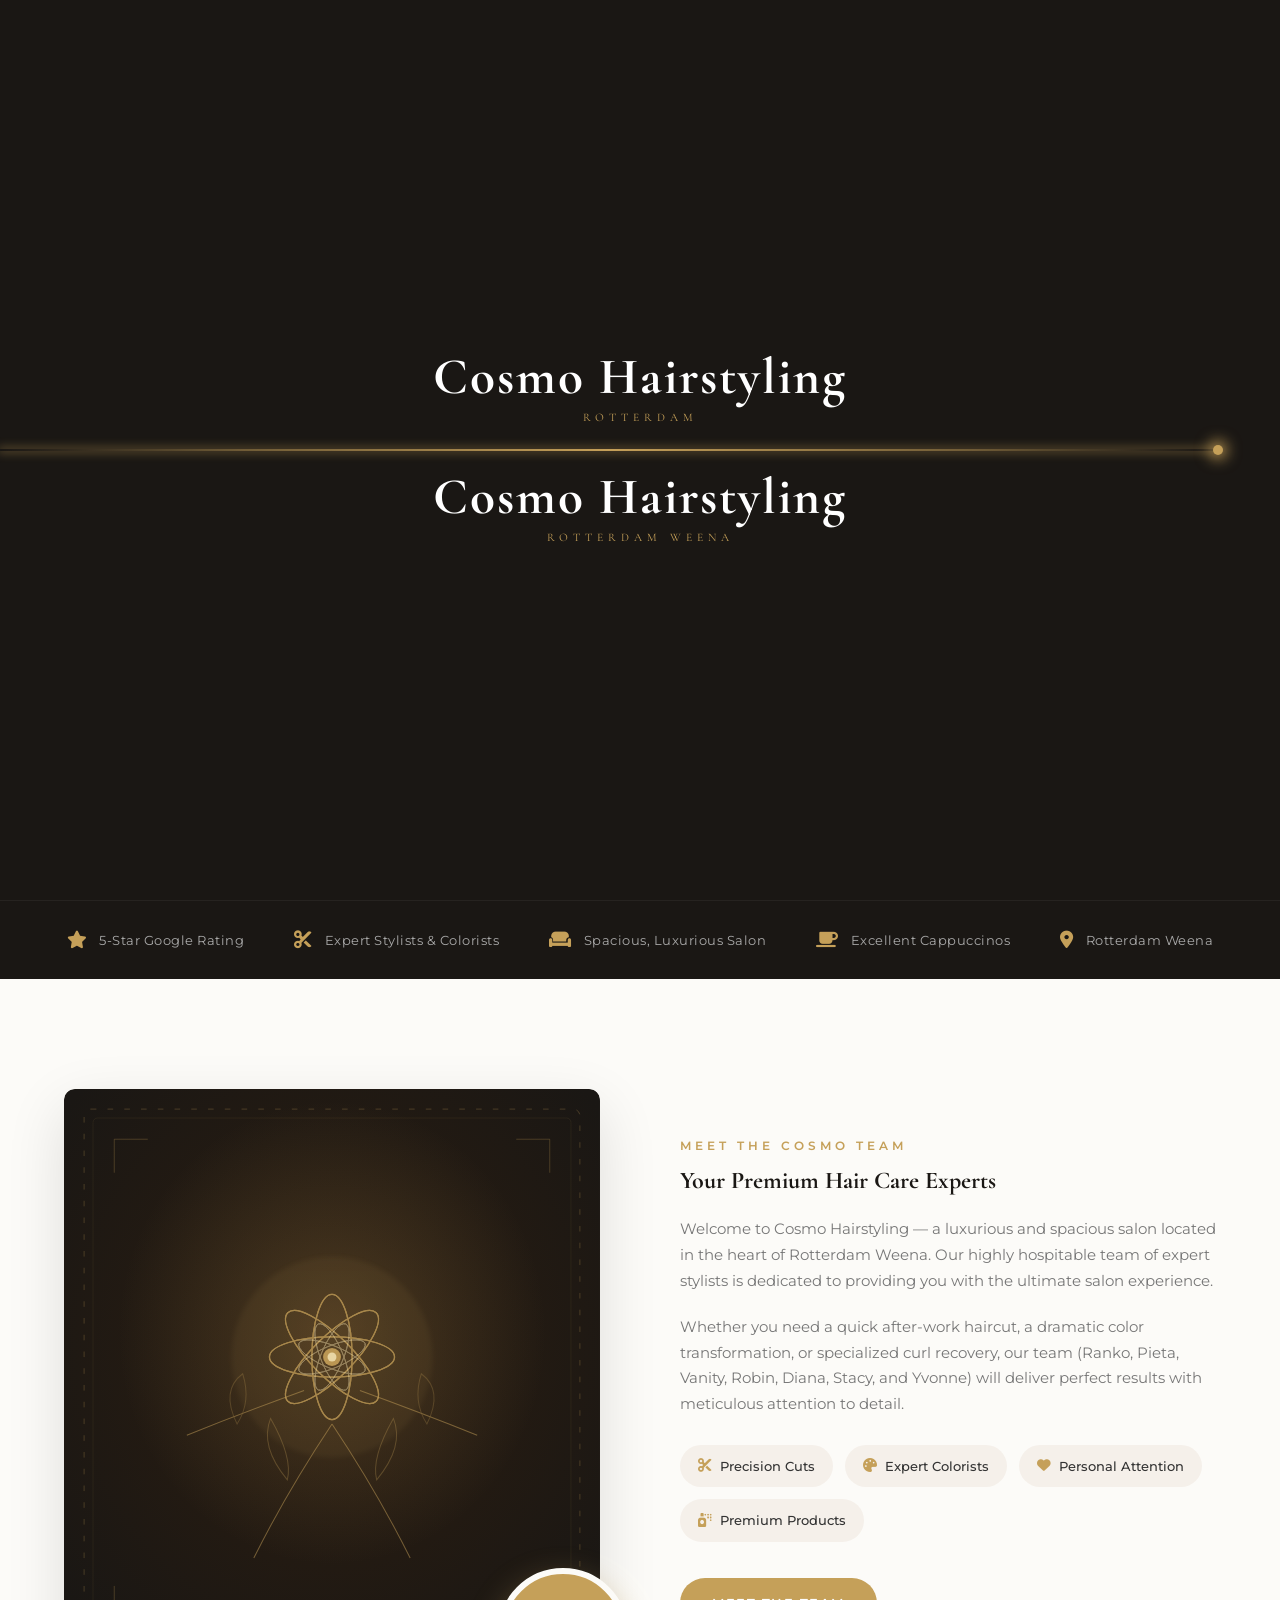
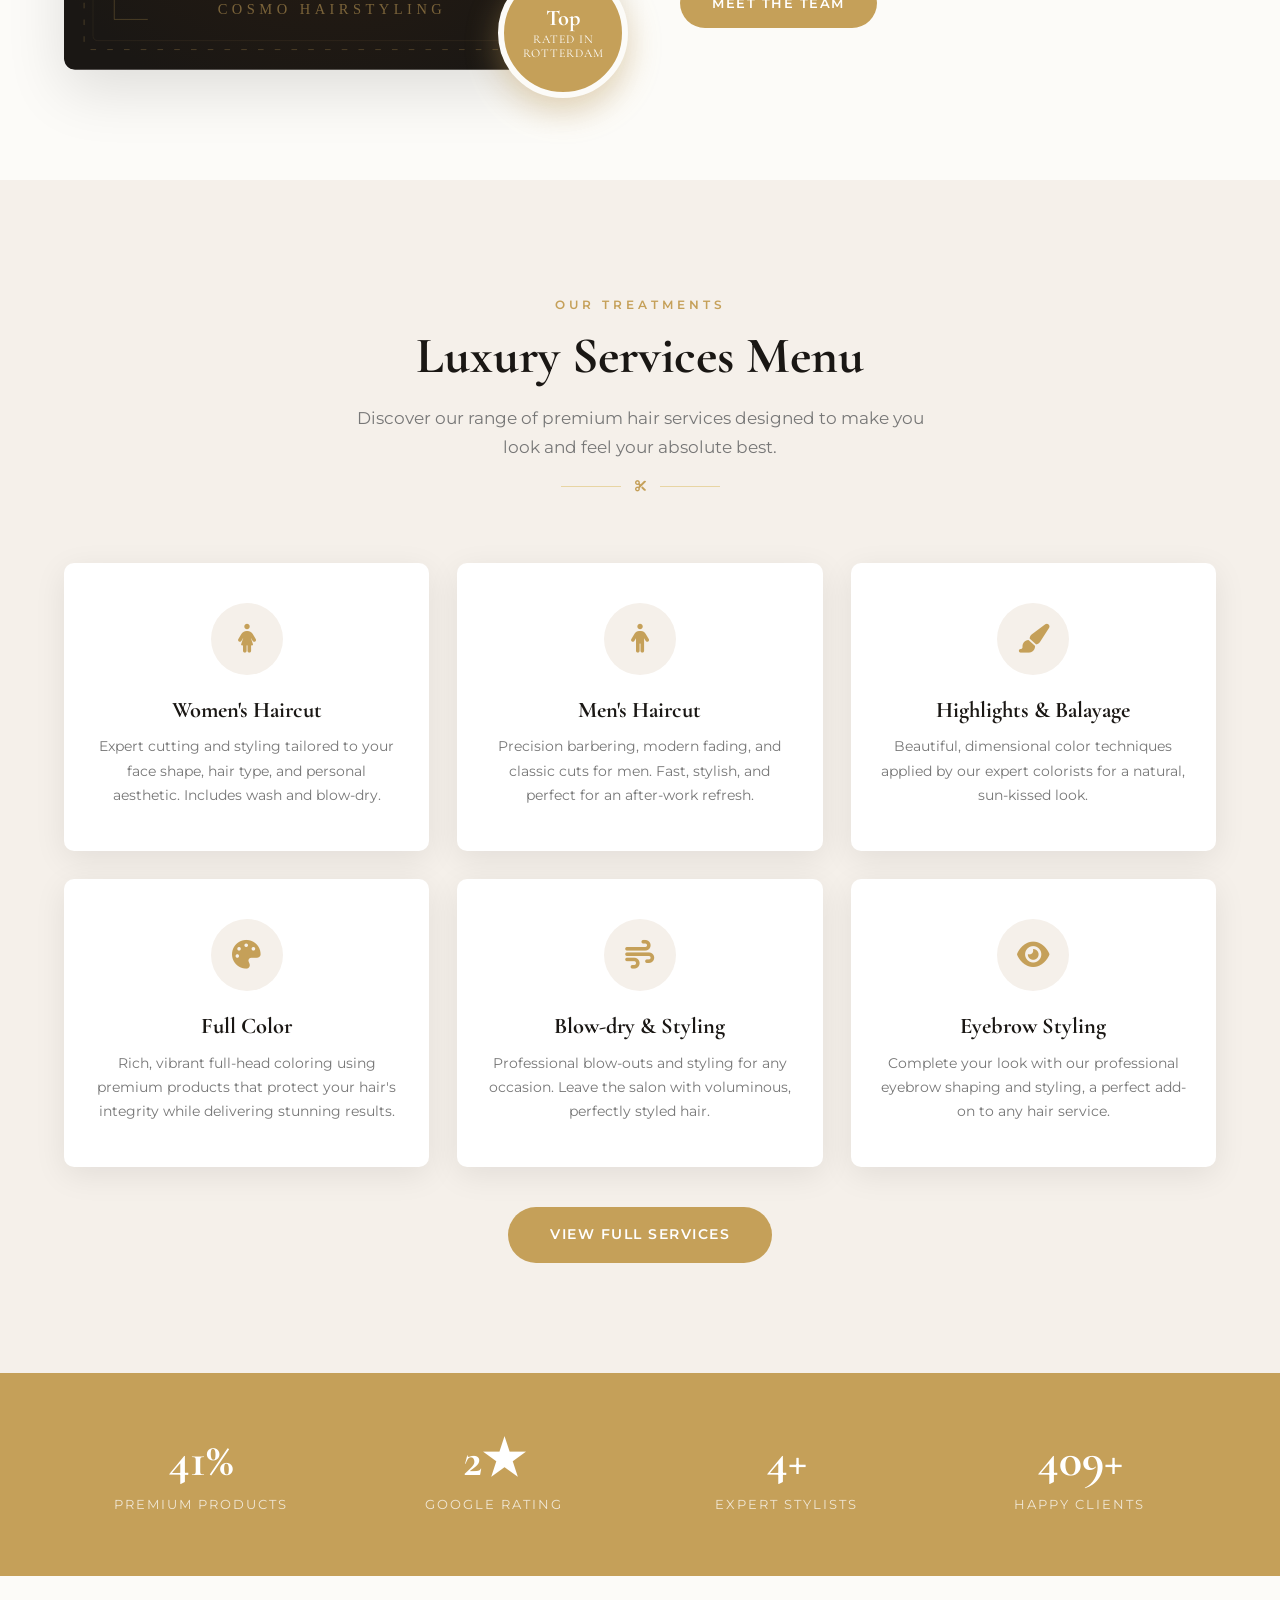
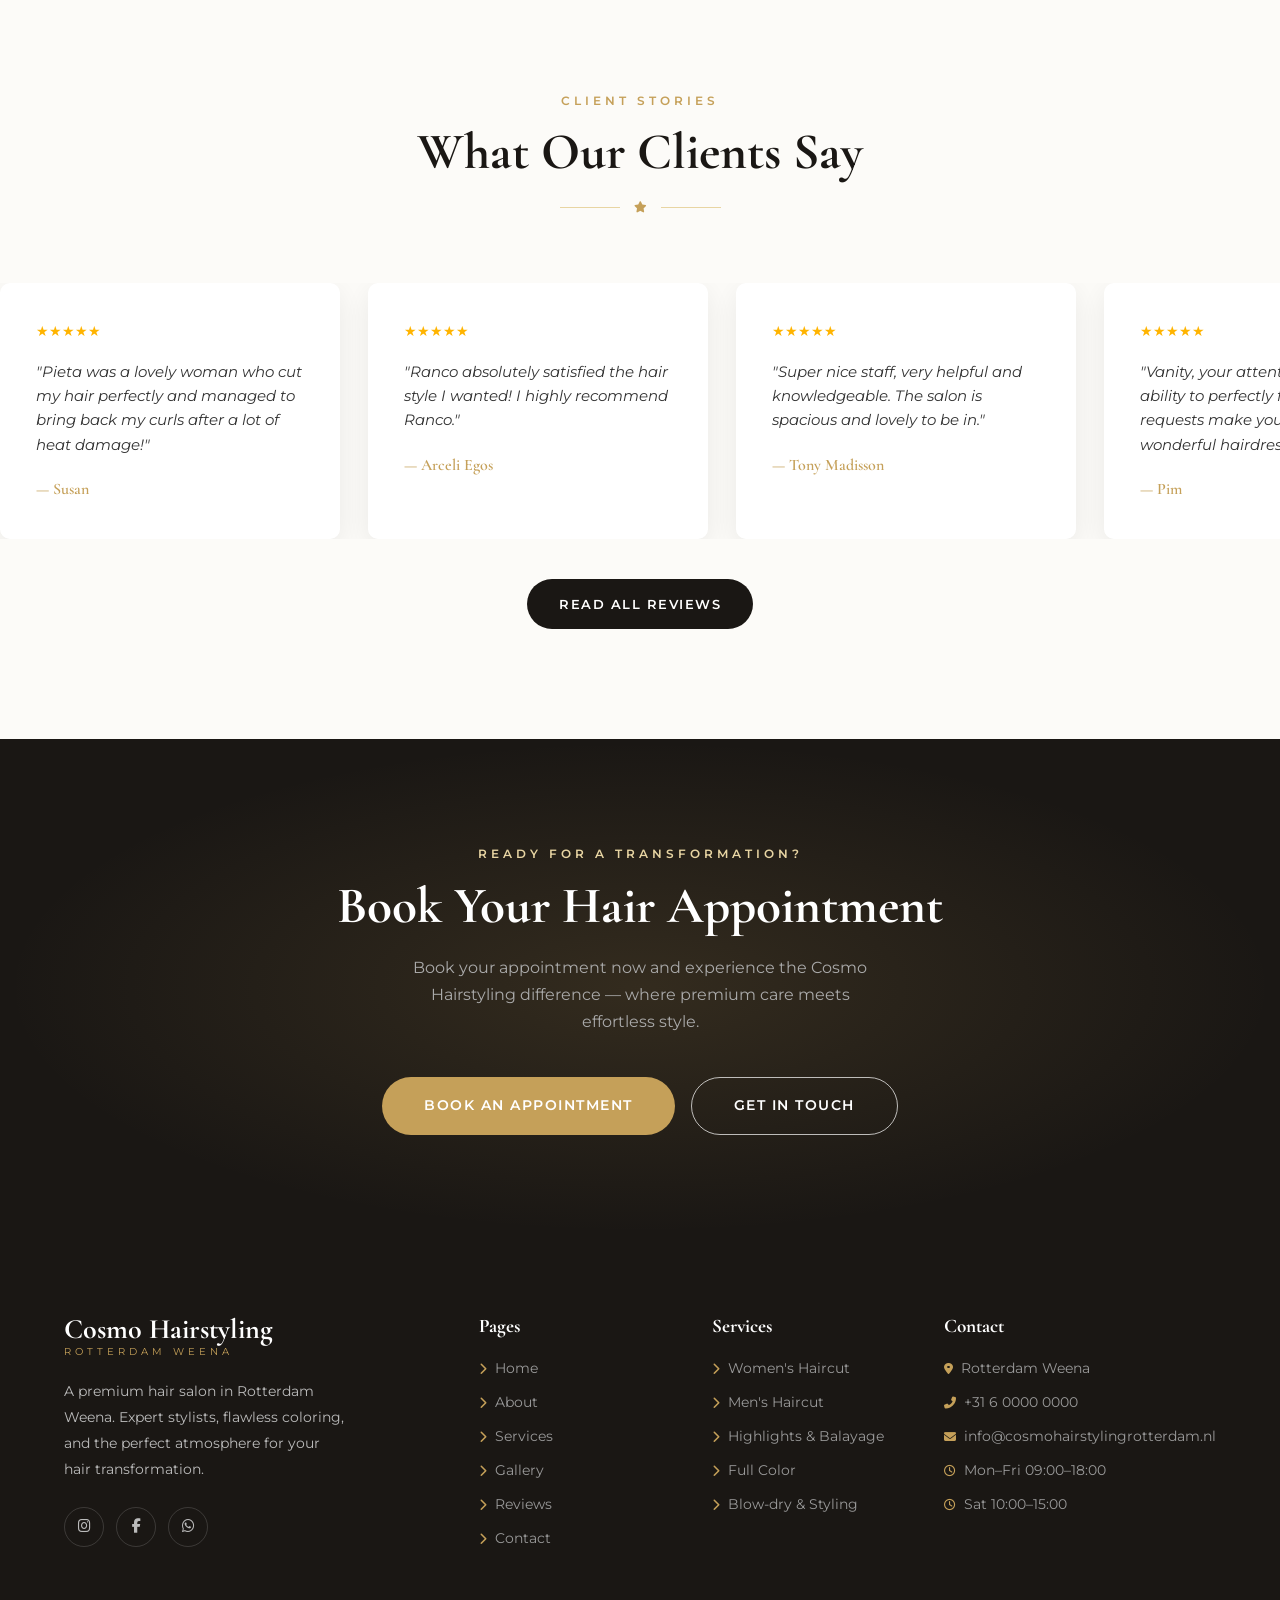
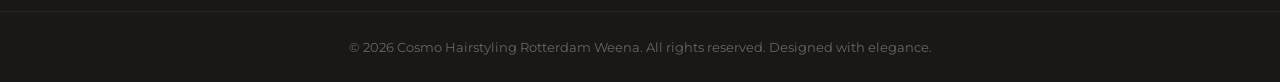
<file: index.html>
<!DOCTYPE html>
<html lang="en">
<head>
  <meta charset="UTF-8">
  <meta name="viewport" content="width=device-width, initial-scale=1.0">
  <title>Cosmo Hairstyling | Home</title>
  <meta name="description" content="Premium hairstyling & coloring at Cosmo Hairstyling in Rotterdam Weena. Expert stylists, luxurious salon, and excellent coffee.">
  <link rel="preconnect" href="https://fonts.googleapis.com">
  <link rel="preconnect" href="https://fonts.gstatic.com" crossorigin>
  <link href="https://fonts.googleapis.com/css2?family=Cormorant+Garamond:ital,wght@0,400;0,500;0,600;0,700;1,400&family=Montserrat:wght@300;400;500;600&display=swap" rel="stylesheet">
  <link rel="stylesheet" href="https://cdnjs.cloudflare.com/ajax/libs/font-awesome/6.5.0/css/all.min.css">
  <link rel="stylesheet" href="style.css">
  <link rel="stylesheet" href="preloader.css">
  <style>
    /* ── Hero ─────────────────────────────────── */
    .hero-section {
      position: relative;
      height: 100vh;
      min-height: 640px;
      display: flex;
      align-items: center;
      overflow: hidden;
      background: transparent; /* slideshow shows through */
    }

    /* Dark scrim so slides never make text unreadable */
    .hero-bg-gradient {
      position: absolute;
      inset: 0;
      background: linear-gradient(
        125deg,
        rgba(10,7,5,0.75) 0%,
        rgba(20,15,10,0.55) 50%,
        rgba(10,7,5,0.70) 100%
      );
      z-index: 1;
    }

    /* Directional overlay for depth */
    .hero-overlay {
      position: absolute;
      inset: 0;
      background: linear-gradient(
        110deg,
        rgba(20,14,10,0.60) 0%,
        rgba(26,23,20,0.15) 100%
      );
      z-index: 1;
    }

    /* Top gradient so transparent navbar text is always legible */
    .hero-section::before {
      content: '';
      position: absolute;
      top: 0; left: 0; right: 0;
      height: 150px;
      background: linear-gradient(to bottom, rgba(0,0,0,0.55), transparent);
      z-index: 2;
      pointer-events: none;
    }

    /* Bottom gradient for scroll-hint area */
    .hero-section::after {
      content: '';
      position: absolute;
      bottom: 0; left: 0; right: 0;
      height: 120px;
      background: linear-gradient(to top, rgba(0,0,0,0.35), transparent);
      z-index: 2;
      pointer-events: none;
    }

    .hero-content {
      position: relative;
      z-index: 3; /* above all overlay layers */
      color: var(--white);
      padding-top: var(--nav-h);
      max-width: 720px;
    }

    .hero-tag {
      display: inline-flex;
      align-items: center;
      gap: 10px;
      font-size: 0.72rem;
      letter-spacing: 4px;
      text-transform: uppercase;
      color: var(--gold-light);
      margin-bottom: 24px;
      opacity: 0;
      animation: fadeUp 0.8s 0.3s forwards;
    }

    .hero-tag::before {
      content: '';
      display: block;
      width: 36px;
      height: 1px;
      background: var(--gold);
    }

    .hero-content h1 {
      font-size: clamp(3rem, 7vw, 5.5rem);
      color: var(--white);
      margin-bottom: 24px;
      line-height: 1.05;
      opacity: 0;
      animation: fadeUp 0.9s 0.5s forwards;
    }

    .hero-content h1 em {
      font-style: italic;
      color: var(--gold-light);
    }

    .hero-content p {
      font-size: 1.05rem;
      color: rgba(255,255,255,0.8);
      margin-bottom: 42px;
      font-weight: 300;
      letter-spacing: 0.5px;
      max-width: 520px;
      opacity: 0;
      animation: fadeUp 0.9s 0.7s forwards;
    }

    .hero-actions {
      display: flex;
      gap: 16px;
      flex-wrap: wrap;
      opacity: 0;
      animation: fadeUp 0.9s 0.9s forwards;
    }

    .hero-scroll {
      position: absolute;
      bottom: 36px;
      left: 50%;
      transform: translateX(-50%);
      z-index: 2;
      display: flex;
      flex-direction: column;
      align-items: center;
      gap: 8px;
      color: rgba(255,255,255,0.5);
      font-size: 0.7rem;
      letter-spacing: 2px;
      text-transform: uppercase;
      animation: pulse 2.5s ease-in-out infinite;
    }

    .hero-scroll i { font-size: 1rem; }

    @keyframes pulse { 0%,100%{opacity:0.4} 50%{opacity:1} }
    @keyframes fadeUp { from{opacity:0;transform:translateY(28px)} to{opacity:1;transform:none} }

    /* ── Trust Bar ─────────────────────────────── */
    .trust-bar {
      background: var(--dark);
      padding: 28px 0;
      border-top: 1px solid rgba(255,255,255,0.05);
    }

    .trust-bar .inner {
      display: flex;
      justify-content: center;
      align-items: center;
      gap: 50px;
      flex-wrap: wrap;
    }

    .trust-item {
      display: flex;
      align-items: center;
      gap: 12px;
      color: #aaa;
      font-size: 0.82rem;
      letter-spacing: 0.5px;
    }

    .trust-item i {
      color: var(--gold);
      font-size: 1.1rem;
    }

    /* ── Intro ─────────────────────────────────── */
    .intro-grid {
      display: grid;
      grid-template-columns: 1fr 1fr;
      gap: 80px;
      align-items: center;
    }

    .intro-img-wrap {
      position: relative;
    }

    .intro-img-wrap img {
      width: 100%;
      height: 520px;
      object-fit: cover;
      border-radius: var(--radius);
    }

    .intro-badge {
      position: absolute;
      bottom: -28px;
      right: -28px;
      background: var(--gold);
      color: var(--white);
      width: 130px;
      height: 130px;
      border-radius: 50%;
      display: flex;
      flex-direction: column;
      align-items: center;
      justify-content: center;
      font-family: 'Cormorant Garamond', serif;
      box-shadow: 0 12px 32px rgba(197,160,89,0.4);
      border: 6px solid var(--cream);
      text-align: center;
      line-height: 1.2;
    }

    .intro-badge strong { font-size: 1.4rem; display: block; }
    .intro-badge span { font-size: 0.75rem; text-transform: uppercase; letter-spacing: 1px; }

    .intro-text .label { margin-bottom: 10px; }

    .intro-text h2 { margin-bottom: 22px; }

    .intro-text p {
      color: var(--muted);
      margin-bottom: 20px;
      font-size: 0.95rem;
    }

    .feature-pills {
      display: flex;
      flex-wrap: wrap;
      gap: 12px;
      margin: 28px 0 36px;
    }

    .pill {
      display: inline-flex;
      align-items: center;
      gap: 8px;
      background: var(--beige);
      padding: 10px 18px;
      border-radius: 50px;
      font-size: 0.82rem;
      font-weight: 500;
    }

    .pill i { color: var(--gold); font-size: 0.85rem; }

    /* ── Services Preview ─────────────────────── */
    .services-preview-grid {
      display: grid;
      grid-template-columns: repeat(3, 1fr);
      gap: 28px;
    }

    .svc-card {
      background: var(--white);
      border-radius: var(--radius);
      padding: 40px 28px;
      text-align: center;
      box-shadow: var(--shadow);
      transition: var(--transition);
      border-bottom: 3px solid transparent;
      position: relative;
      overflow: hidden;
    }

    .svc-card::before {
      content: '';
      position: absolute;
      top: 0; left: 0;
      width: 100%; height: 3px;
      background: linear-gradient(90deg, var(--gold-light), var(--gold));
      transform: scaleX(0);
      transition: var(--transition);
    }

    .svc-card:hover::before { transform: scaleX(1); }
    .svc-card:hover { transform: translateY(-8px); box-shadow: var(--shadow-lg); }

    .svc-icon {
      width: 72px;
      height: 72px;
      background: var(--beige);
      border-radius: 50%;
      display: flex;
      align-items: center;
      justify-content: center;
      margin: 0 auto 22px;
      font-size: 1.8rem;
      color: var(--gold);
      transition: var(--transition);
    }

    .svc-card:hover .svc-icon {
      background: var(--gold);
      color: var(--white);
    }

    .svc-card h3 { font-size: 1.4rem; margin-bottom: 12px; }
    .svc-card p { font-size: 0.9rem; color: var(--muted); }

    /* ── Stats Strip ──────────────────────────── */
    .stats-strip {
      background: var(--gold);
      padding: 60px 0;
    }

    .stats-grid {
      display: grid;
      grid-template-columns: repeat(4, 1fr);
      gap: 20px;
      text-align: center;
    }

    .stat h3 {
      font-size: 3rem;
      color: var(--white);
      margin-bottom: 6px;
    }

    .stat p {
      font-size: 0.8rem;
      letter-spacing: 2px;
      text-transform: uppercase;
      color: rgba(255,255,255,0.75);
    }

    /* ── Reviews Teaser ───────────────────────── */
    .testimonial-carousel { overflow: hidden; }

    .testimonial-track {
      display: flex;
      gap: 28px;
      animation: scroll 50s linear infinite;
    }

    @keyframes scroll {
      0% { transform: translateX(0); }
      100% { transform: translateX(-50%); }
    }

    .testimonial-track:hover { animation-play-state: paused; }

    .t-card {
      min-width: 340px;
      background: var(--white);
      border-radius: var(--radius);
      padding: 36px;
      box-shadow: var(--shadow);
    }

    .t-stars { color: #FFB400; margin-bottom: 16px; font-size: 0.9rem; }
    .t-text { font-style: italic; color: var(--text); margin-bottom: 18px; line-height: 1.65; font-size: 0.92rem; }
    .t-author { font-family: 'Cormorant Garamond', serif; font-weight: 600; color: var(--gold); font-size: 1rem; }

    /* ── CTA Banner ───────────────────────────── */
    .cta-banner {
      background: var(--dark);
      padding: 100px 0;
      text-align: center;
      position: relative;
      overflow: hidden;
    }

    .cta-banner::before {
      content: '';
      position: absolute;
      inset: 0;
      background: radial-gradient(ellipse at center, rgba(197,160,89,0.15) 0%, transparent 70%);
    }

    .cta-banner .label { color: var(--gold-light); }
    .cta-banner h2 { color: var(--white); margin-bottom: 18px; }
    .cta-banner p { color: #aaa; max-width: 480px; margin: 0 auto 42px; }

    .cta-actions { display: flex; gap: 16px; justify-content: center; flex-wrap: wrap; position: relative; z-index: 1; }

    /* ── Responsive ───────────────────────────── */
    @media (max-width: 900px) {
      .intro-grid { grid-template-columns: 1fr; }
      .intro-img-wrap img { height: 350px; }
      .intro-badge { bottom: -20px; right: 10px; width: 110px; height: 110px; }
      .services-preview-grid { grid-template-columns: 1fr 1fr; }
      .stats-grid { grid-template-columns: 1fr 1fr; }
    }

    @media (max-width: 560px) {
      .services-preview-grid { grid-template-columns: 1fr; }
      .trust-bar .inner { gap: 24px; }
    }
  </style>
</head>
<body>

<!-- NAV -->
<nav class="navbar transparent" id="navbar">
  <div class="nav-inner">
    <a href="index.html" class="logo">
      <span class="logo-main">Cosmo Hairstyling</span>
      <span class="logo-sub">Premium Hairstyling · Rotterdam Weena</span>
    </a>
    <ul class="nav-links">
      <li><a href="index.html" class="active">Home</a></li>
      <li><a href="about.html">About</a></li>
      <li><a href="services.html">Services</a></li>
      <li><a href="gallery.html">Gallery</a></li>
      <li><a href="reviews.html">Reviews</a></li>
      <li><a href="contact.html">Contact</a></li>
    </ul>
    <a href="contact.html#book" class="btn btn-primary">Book Now</a>
    <div class="hamburger" id="hamburger"><span></span><span></span><span></span></div>
  </div>
</nav>
<div class="drawer-overlay"></div>
<aside class="mobile-drawer">
  <button class="drawer-close"><i class="fas fa-times"></i></button>
  <a href="index.html" class="logo"><span class="logo-main" style="color:var(--dark)">Cosmo Hairstyling</span><span class="logo-sub">Rotterdam Weena</span></a>
  <ul>
    <li><a href="index.html">Home</a></li>
    <li><a href="about.html">About</a></li>
    <li><a href="services.html">Services</a></li>
    <li><a href="gallery.html">Gallery</a></li>
    <li><a href="reviews.html">Reviews</a></li>
    <li><a href="contact.html">Contact</a></li>
  </ul>
  <a href="contact.html#book" class="btn btn-primary">Book Appointment</a>
</aside>

<!-- HERO -->
<section class="hero-section">
  <!-- Canvas shows through — no photo needed -->
  <div class="hero-bg-gradient"></div>
  <div class="hero-overlay"></div>
  <div class="container hero-content">
    <span class="hero-tag">Rotterdam Weena · City Center</span>
    <h1>Premium <em>Hairstyling</em><br>in Rotterdam</h1>
    <p>Expert haircuts, coloring, and styling by the Cosmo Team. Spacious, luxurious salon, perfect personal attention, and excellent cappuccinos.</p>
    <div class="hero-actions">
      <a href="contact.html#book" class="btn btn-primary btn-lg">Book Your Appointment</a>
      <a href="services.html" class="btn btn-outline btn-lg">Explore Services</a>
    </div>
  </div>
  <div class="hero-scroll"><i class="fas fa-chevron-down"></i></div>
</section>

<!-- TRUST BAR -->
<div class="trust-bar">
  <div class="container inner">
    <div class="trust-item"><i class="fas fa-star"></i> 5-Star Google Rating</div>
    <div class="trust-item"><i class="fas fa-cut"></i> Expert Stylists & Colorists</div>
    <div class="trust-item"><i class="fas fa-couch"></i> Spacious, Luxurious Salon</div>
    <div class="trust-item"><i class="fas fa-coffee"></i> Excellent Cappuccinos</div>
    <div class="trust-item"><i class="fas fa-map-marker-alt"></i> Rotterdam Weena</div>
  </div>
</div>

<!-- INTRO / ABOUT TEASER -->
<section class="section">
  <div class="container">
    <div class="intro-grid">
      <div class="intro-img-wrap reveal">
        <!-- Inline SVG — no external image file required -->
        <svg class="svg-frame" viewBox="0 0 480 520" xmlns="http://www.w3.org/2000/svg" role="img" aria-label="Cosmo Hairstyling illustration">
          <defs>
            <radialGradient id="bg1" cx="50%" cy="45%" r="65%">
              <stop offset="0%" stop-color="#2d1e10"/>
              <stop offset="100%" stop-color="#1a1714"/>
            </radialGradient>
            <radialGradient id="glow1" cx="50%" cy="42%" r="40%">
              <stop offset="0%" stop-color="#C5A059" stop-opacity="0.22"/>
              <stop offset="100%" stop-color="#C5A059" stop-opacity="0"/>
            </radialGradient>
            <filter id="soft"><feGaussianBlur stdDeviation="2.5"/></filter>
          </defs>
          <!-- Background -->
          <rect width="480" height="520" fill="url(#bg1)" rx="10"/>
          <rect width="480" height="520" fill="url(#glow1)" rx="10"/>
          <!-- Outer decorative border -->
          <rect x="18" y="18" width="444" height="484" fill="none" stroke="#C5A059" stroke-width="0.7" stroke-dasharray="5 10" rx="6" opacity="0.35"/>
          <!-- Inner border -->
          <rect x="26" y="26" width="428" height="468" fill="none" stroke="#C5A059" stroke-width="0.4" rx="4" opacity="0.18"/>
          <!-- Lotus centre glow (blurred) -->
          <circle cx="240" cy="240" r="90" fill="#C5A059" opacity="0.07" filter="url(#soft)"/>
          <!-- Lotus petals (8 petals via ellipses rotated around centre) -->
          <g transform="translate(240,240)" opacity="0.75" fill="none" stroke="#C5A059" stroke-width="1.1">
            <ellipse rx="18" ry="56" transform="rotate(0)"/>
            <ellipse rx="18" ry="56" transform="rotate(45)"/>
            <ellipse rx="18" ry="56" transform="rotate(90)"/>
            <ellipse rx="18" ry="56" transform="rotate(135)"/>
            <ellipse rx="18" ry="56" transform="rotate(180)"/>
            <ellipse rx="18" ry="56" transform="rotate(225)"/>
            <ellipse rx="18" ry="56" transform="rotate(270)"/>
            <ellipse rx="18" ry="56" transform="rotate(315)"/>
          </g>
          <!-- Inner petal layer -->
          <g transform="translate(240,240)" opacity="0.45" fill="none" stroke="#E8D5A3" stroke-width="0.8">
            <ellipse rx="10" ry="32" transform="rotate(22.5)"/>
            <ellipse rx="10" ry="32" transform="rotate(67.5)"/>
            <ellipse rx="10" ry="32" transform="rotate(112.5)"/>
            <ellipse rx="10" ry="32" transform="rotate(157.5)"/>
            <ellipse rx="10" ry="32" transform="rotate(202.5)"/>
            <ellipse rx="10" ry="32" transform="rotate(247.5)"/>
            <ellipse rx="10" ry="32" transform="rotate(292.5)"/>
            <ellipse rx="10" ry="32" transform="rotate(337.5)"/>
          </g>
          <!-- Centre dot -->
          <circle cx="240" cy="240" r="8" fill="#C5A059" opacity="0.9"/>
          <circle cx="240" cy="240" r="4" fill="#E8D5A3"/>
          <!-- Botanical stems from centre -->
          <g stroke="#C5A059" stroke-width="0.9" opacity="0.5" fill="none">
            <path d="M240 300 Q200 360 170 420"/>
            <path d="M240 300 Q280 360 310 420"/>
            <path d="M215 270 Q160 290 110 310"/>
            <path d="M265 270 Q320 290 370 310"/>
            <!-- Leaf shapes -->
            <path d="M200 350 Q175 320 185 295 Q205 330 200 350Z" opacity="0.6"/>
            <path d="M280 350 Q305 320 295 295 Q275 330 280 350Z" opacity="0.6"/>
            <path d="M155 300 Q140 270 160 255 Q168 280 155 300Z" opacity="0.5"/>
            <path d="M325 300 Q340 270 320 255 Q312 280 325 300Z" opacity="0.5"/>
          </g>
          <!-- Corner ornaments -->
          <g stroke="#C5A059" stroke-width="0.8" opacity="0.3" fill="none">
            <path d="M45 45 L75 45 M45 45 L45 75"/>
            <path d="M435 45 L405 45 M435 45 L435 75"/>
            <path d="M45 475 L75 475 M45 475 L45 445"/>
            <path d="M435 475 L405 475 M435 475 L435 445"/>
          </g>
          <!-- Brand text in SVG -->
          <text x="240" y="470" text-anchor="middle" font-family="Georgia,serif" font-size="13" fill="#C5A059" opacity="0.55" letter-spacing="4">COSMO HAIRSTYLING</text>
        </svg>
        <div class="intro-badge">
          <strong>Top</strong>
          <span>Rated in Rotterdam</span>
        </div>
      </div>
      <div class="intro-text reveal delay-1">
        <span class="label">Meet the Cosmo Team</span>
        <h2>Your Premium Hair Care Experts</h2>
        <p>Welcome to Cosmo Hairstyling — a luxurious and spacious salon located in the heart of Rotterdam Weena. Our highly hospitable team of expert stylists is dedicated to providing you with the ultimate salon experience.</p>
        <p>Whether you need a quick after-work haircut, a dramatic color transformation, or specialized curl recovery, our team (Ranko, Pieta, Vanity, Robin, Diana, Stacy, and Yvonne) will deliver perfect results with meticulous attention to detail.</p>
        <div class="feature-pills">
          <span class="pill"><i class="fas fa-cut"></i> Precision Cuts</span>
          <span class="pill"><i class="fas fa-palette"></i> Expert Colorists</span>
          <span class="pill"><i class="fas fa-heart"></i> Personal Attention</span>
          <span class="pill"><i class="fas fa-spray-can"></i> Premium Products</span>
        </div>
        <a href="about.html" class="btn btn-primary">Meet the Team</a>
      </div>
    </div>
  </div>
</section>

<!-- SERVICES PREVIEW -->
<section class="section bg-alt">
  <div class="container">
    <div class="section-header reveal">
      <span class="label">Our Treatments</span>
      <h2 class="section-title">Luxury Services Menu</h2>
      <p class="section-lead">Discover our range of premium hair services designed to make you look and feel your absolute best.</p>
      <div class="divider"><span></span><i class="fas fa-cut"></i><span></span></div>
    </div>
    <div class="services-preview-grid">
      <div class="svc-card reveal">
        <div class="svc-icon"><i class="fas fa-female"></i></div>
        <h3>Women's Haircut</h3>
        <p>Expert cutting and styling tailored to your face shape, hair type, and personal aesthetic. Includes wash and blow-dry.</p>
      </div>
      <div class="svc-card reveal delay-1">
        <div class="svc-icon"><i class="fas fa-male"></i></div>
        <h3>Men's Haircut</h3>
        <p>Precision barbering, modern fading, and classic cuts for men. Fast, stylish, and perfect for an after-work refresh.</p>
      </div>
      <div class="svc-card reveal delay-2">
        <div class="svc-icon"><i class="fas fa-paint-brush"></i></div>
        <h3>Highlights & Balayage</h3>
        <p>Beautiful, dimensional color techniques applied by our expert colorists for a natural, sun-kissed look.</p>
      </div>
      <div class="svc-card reveal">
        <div class="svc-icon"><i class="fas fa-palette"></i></div>
        <h3>Full Color</h3>
        <p>Rich, vibrant full-head coloring using premium products that protect your hair's integrity while delivering stunning results.</p>
      </div>
      <div class="svc-card reveal delay-1">
        <div class="svc-icon"><i class="fas fa-wind"></i></div>
        <h3>Blow-dry & Styling</h3>
        <p>Professional blow-outs and styling for any occasion. Leave the salon with voluminous, perfectly styled hair.</p>
      </div>
      <div class="svc-card reveal delay-2">
        <div class="svc-icon"><i class="fas fa-eye"></i></div>
        <h3>Eyebrow Styling</h3>
        <p>Complete your look with our professional eyebrow shaping and styling, a perfect add-on to any hair service.</p>
      </div>
    </div>
    <div class="text-center mt-4 reveal">
      <a href="services.html" class="btn btn-primary btn-lg">View Full Services</a>
    </div>
  </div>
</section>

<!-- STATS -->
<div class="stats-strip">
  <div class="container">
    <div class="stats-grid">
      <div class="stat"><h3><span class="counter" data-target="100" data-suffix="%">0%</span></h3><p>Premium Products</p></div>
      <div class="stat"><h3><span class="counter" data-target="5" data-suffix="★" data-decimal="false">0★</span></h3><p>Google Rating</p></div>
      <div class="stat"><h3><span class="counter" data-target="10" data-suffix="+">0+</span></h3><p>Expert Stylists</p></div>
      <div class="stat"><h3><span class="counter" data-target="1000" data-suffix="+">0+</span></h3><p>Happy Clients</p></div>
    </div>
  </div>
</div>

<!-- REVIEWS TEASER -->
<section class="section">
  <div class="container">
    <div class="section-header reveal">
      <span class="label">Client Stories</span>
      <h2 class="section-title">What Our Clients Say</h2>
      <div class="divider"><span></span><i class="fas fa-star"></i><span></span></div>
    </div>
  </div>
  <div class="testimonial-carousel">
    <div class="testimonial-track">
      <div class="t-card"><div class="t-stars">★★★★★</div><p class="t-text">"Pieta was a lovely woman who cut my hair perfectly and managed to bring back my curls after a lot of heat damage!"</p><span class="t-author">— Susan</span></div>
      <div class="t-card"><div class="t-stars">★★★★★</div><p class="t-text">"Ranco absolutely satisfied the hair style I wanted! I highly recommend Ranco."</p><span class="t-author">— Arceli Egos</span></div>
      <div class="t-card"><div class="t-stars">★★★★★</div><p class="t-text">"Super nice staff, very helpful and knowledgeable. The salon is spacious and lovely to be in."</p><span class="t-author">— Tony Madisson</span></div>
      <div class="t-card"><div class="t-stars">★★★★★</div><p class="t-text">"Vanity, your attention to detail and ability to perfectly fulfill my haircut requests make you a truly wonderful hairdresser!"</p><span class="t-author">— Pim</span></div>
      <div class="t-card"><div class="t-stars">★★★★★</div><p class="t-text">"Professional coloring and cutting with style. And delicious cappuccino in a pleasant atmosphere."</p><span class="t-author">— Amanda Van Dijk</span></div>
    </div>
  </div>
  <div class="text-center mt-4 reveal">
    <a href="reviews.html" class="btn btn-dark">Read All Reviews</a>
  </div>
</section>

<!-- CTA BANNER -->
<section class="cta-banner">
  <div class="container" style="position:relative;z-index:1">
    <span class="label">Ready for a Transformation?</span>
    <h2 class="section-title">Book Your Hair Appointment</h2>
    <p>Book your appointment now and experience the Cosmo Hairstyling difference — where premium care meets effortless style.</p>
    <div class="cta-actions">
      <a href="contact.html#book" class="btn btn-primary btn-lg">Book an Appointment</a>
      <a href="contact.html" class="btn btn-outline btn-lg">Get in Touch</a>
    </div>
  </div>
</section>

<!-- FOOTER -->
<footer class="footer">
  <div class="container">
    <div class="footer-grid">
      <div class="footer-brand">
        <a href="index.html" class="logo"><span class="logo-main">Cosmo Hairstyling</span><span class="logo-sub">Rotterdam Weena</span></a>
        <p>A premium hair salon in Rotterdam Weena. Expert stylists, flawless coloring, and the perfect atmosphere for your hair transformation.</p>
        <div class="socials">
          <a href="https://instagram.com/cosmohairstyling" target="_blank"><i class="fab fa-instagram"></i></a>
          <a href="#"><i class="fab fa-facebook-f"></i></a>
          <a href="https://wa.me/31600000000" target="_blank"><i class="fab fa-whatsapp"></i></a>
        </div>
      </div>
      <div class="footer-col">
        <h4>Pages</h4>
        <ul>
          <li><a href="index.html"><i class="fas fa-chevron-right"></i> Home</a></li>
          <li><a href="about.html"><i class="fas fa-chevron-right"></i> About</a></li>
          <li><a href="services.html"><i class="fas fa-chevron-right"></i> Services</a></li>
          <li><a href="gallery.html"><i class="fas fa-chevron-right"></i> Gallery</a></li>
          <li><a href="reviews.html"><i class="fas fa-chevron-right"></i> Reviews</a></li>
          <li><a href="contact.html"><i class="fas fa-chevron-right"></i> Contact</a></li>
        </ul>
      </div>
      <div class="footer-col">
        <h4>Services</h4>
        <ul>
          <li><a href="services.html"><i class="fas fa-chevron-right"></i> Women's Haircut</a></li>
          <li><a href="services.html"><i class="fas fa-chevron-right"></i> Men's Haircut</a></li>
          <li><a href="services.html"><i class="fas fa-chevron-right"></i> Highlights & Balayage</a></li>
          <li><a href="services.html"><i class="fas fa-chevron-right"></i> Full Color</a></li>
          <li><a href="services.html"><i class="fas fa-chevron-right"></i> Blow-dry & Styling</a></li>
        </ul>
      </div>
      <div class="footer-col">
        <h4>Contact</h4>
        <ul>
          <li><a href="#"><i class="fas fa-map-marker-alt"></i> Rotterdam Weena</a></li>
          <li><a href="tel:+31600000000"><i class="fas fa-phone-alt"></i> +31 6 0000 0000</a></li>
          <li><a href="mailto:info@cosmohairstylingrotterdam.nl"><i class="fas fa-envelope"></i> info@cosmohairstylingrotterdam.nl</a></li>
          <li><a href="#"><i class="far fa-clock"></i> Mon–Fri 09:00–18:00</a></li>
          <li><a href="#"><i class="far fa-clock"></i> Sat 10:00–15:00</a></li>
        </ul>
      </div>
    </div>
  </div>
  <div class="footer-bottom">
    <div class="container">
      <p>© 2026 Cosmo Hairstyling Rotterdam Weena. All rights reserved. Designed with elegance.</p>
    </div>
  </div>
</footer>

<script src="preloader.js"></script>
<script src="script.js"></script>
</body>
</html>
</file>
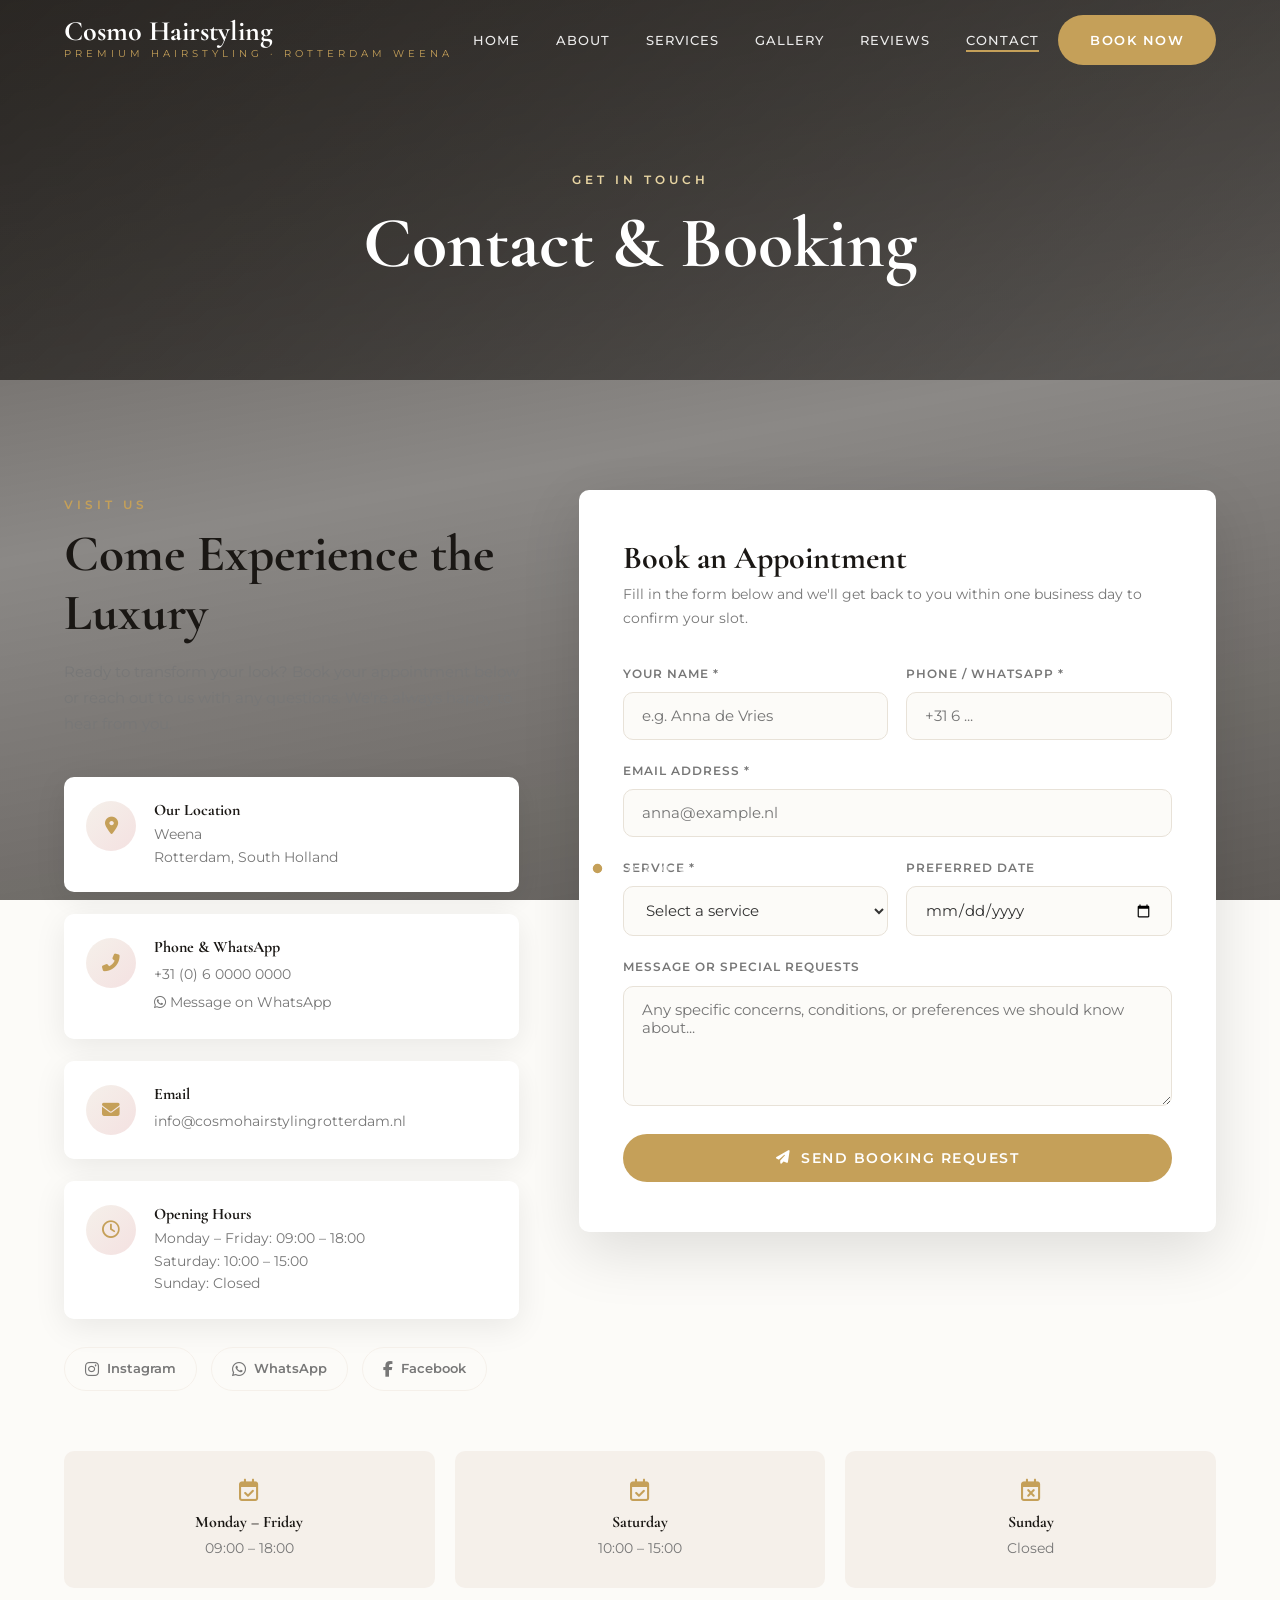
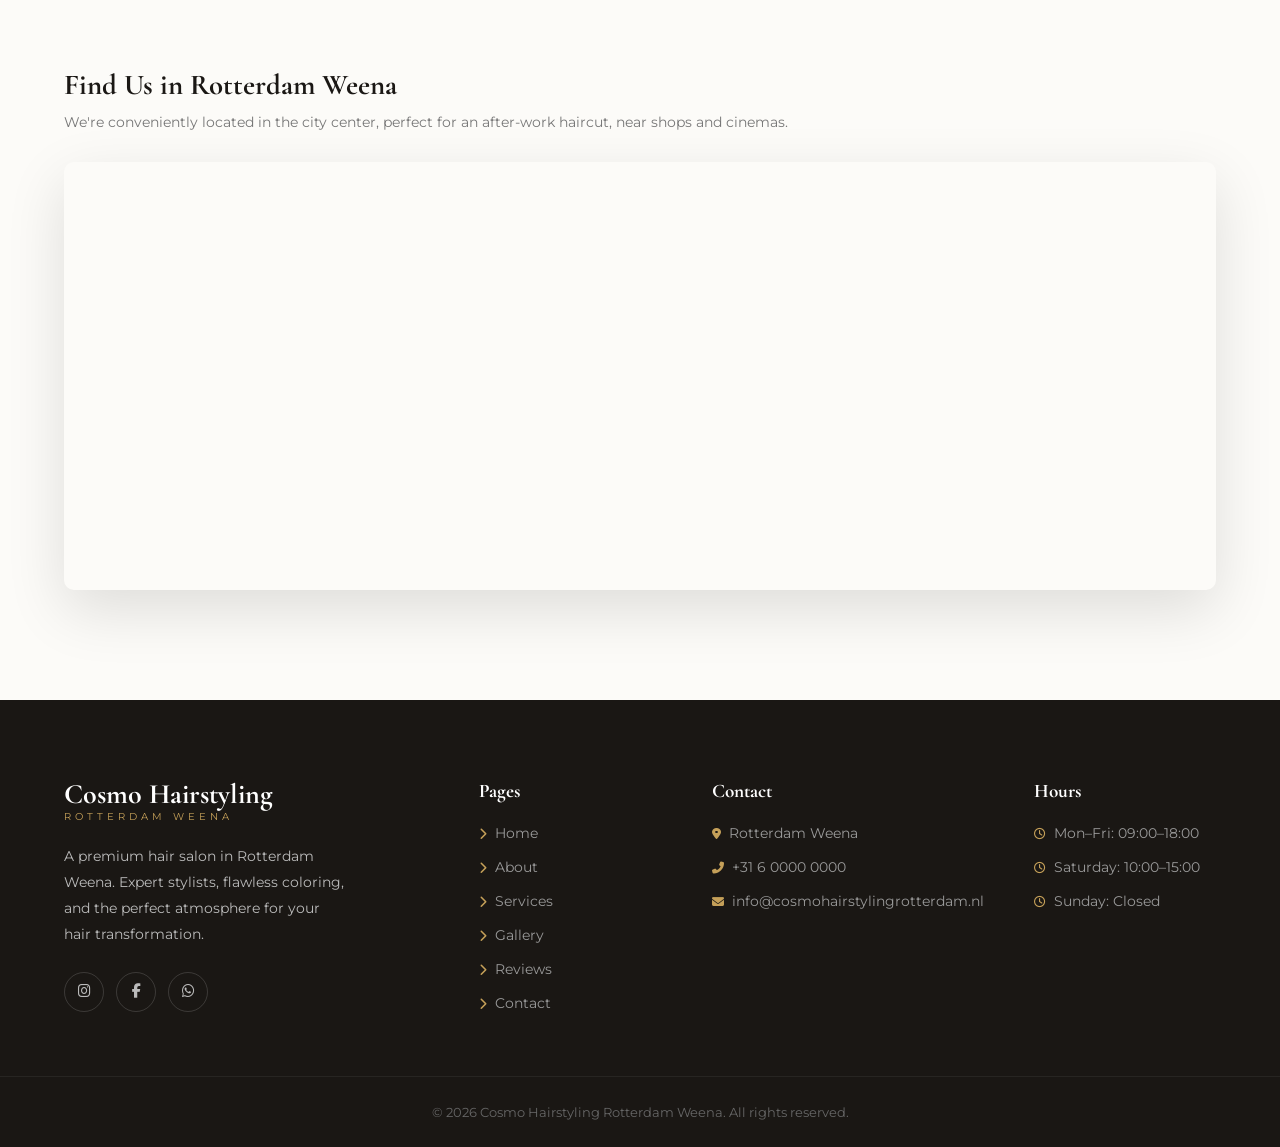
<file: contact.html>
<!DOCTYPE html>
<html lang="en">
<head>
  <meta charset="UTF-8">
  <meta name="viewport" content="width=device-width, initial-scale=1.0">
  <title>Contact & Book | Cosmo Hairstyling Rotterdam</title>
  <meta name="description" content="Book an appointment or contact Cosmo Hairstyling in Rotterdam Weena. Phone, WhatsApp, email, and online booking available.">
  <link rel="preconnect" href="https://fonts.googleapis.com">
  <link rel="preconnect" href="https://fonts.gstatic.com" crossorigin>
  <link href="https://fonts.googleapis.com/css2?family=Cormorant+Garamond:ital,wght@0,400;0,500;0,600;0,700;1,400&family=Montserrat:wght@300;400;500;600&display=swap" rel="stylesheet">
  <link rel="stylesheet" href="https://cdnjs.cloudflare.com/ajax/libs/font-awesome/6.5.0/css/all.min.css">
  <link rel="stylesheet" href="style.css">
  <style>
    /* ── Contact Grid ─── */
    .contact-grid {
      display: grid;
      grid-template-columns: 1fr 1.4fr;
      gap: 60px;
      align-items: start;
    }

    /* ── Info Side ─── */
    .contact-info-col .label { margin-bottom: 10px; }
    .contact-info-col h2 { margin-bottom: 16px; }
    .contact-info-col > p { color: var(--muted); margin-bottom: 40px; font-size: 0.95rem; }

    .info-cards { display: flex; flex-direction: column; gap: 22px; }

    .info-card {
      display: flex;
      gap: 18px;
      align-items: flex-start;
      background: var(--white);
      border-radius: var(--radius);
      padding: 24px 22px;
      box-shadow: var(--shadow);
      transition: var(--transition);
    }

    .info-card:hover { transform: translateX(4px); border-left: 3px solid var(--gold); }

    .info-card-icon {
      width: 50px;
      height: 50px;
      min-width: 50px;
      border-radius: 50%;
      background: linear-gradient(135deg, var(--beige), var(--blush));
      display: flex;
      align-items: center;
      justify-content: center;
      color: var(--gold);
      font-size: 1.1rem;
    }

    .info-card-body h4 {
      font-size: 1rem;
      margin-bottom: 4px;
    }

    .info-card-body p, .info-card-body a {
      font-size: 0.88rem;
      color: var(--muted);
      line-height: 1.6;
    }

    .info-card-body a:hover { color: var(--gold); }

    /* ── Social Quick Links ─── */
    .quick-social {
      display: flex;
      gap: 14px;
      margin-top: 28px;
    }

    .quick-social a {
      display: flex;
      align-items: center;
      gap: 8px;
      padding: 10px 20px;
      border-radius: 50px;
      border: 1.5px solid var(--beige);
      font-size: 0.8rem;
      font-weight: 600;
      color: var(--muted);
      transition: var(--transition);
    }

    .quick-social a:hover { background: var(--gold); border-color: var(--gold); color: var(--white); }
    .quick-social a i { font-size: 1rem; }

    /* ── Booking Form ─── */
    .booking-card {
      background: var(--white);
      border-radius: var(--radius);
      padding: 50px 44px;
      box-shadow: var(--shadow-lg);
    }

    .booking-card h3 {
      font-size: 2rem;
      margin-bottom: 6px;
    }

    .booking-card > p {
      color: var(--muted);
      font-size: 0.88rem;
      margin-bottom: 32px;
    }

    .form-row {
      display: grid;
      grid-template-columns: 1fr 1fr;
      gap: 18px;
    }

    .form-group {
      margin-bottom: 20px;
    }

    .form-group label {
      display: block;
      font-size: 0.78rem;
      font-weight: 600;
      letter-spacing: 1px;
      text-transform: uppercase;
      color: var(--muted);
      margin-bottom: 8px;
    }

    .form-group input,
    .form-group select,
    .form-group textarea {
      width: 100%;
      padding: 14px 18px;
      border: 1.5px solid #e8e2d8;
      border-radius: var(--radius);
      font-family: 'Montserrat', sans-serif;
      font-size: 0.92rem;
      color: var(--text);
      background: var(--cream);
      transition: var(--transition);
      outline: none;
    }

    .form-group input:focus,
    .form-group select:focus,
    .form-group textarea:focus {
      border-color: var(--gold);
      background: var(--white);
      box-shadow: 0 0 0 3px rgba(197,160,89,0.1);
    }

    .form-group textarea { resize: vertical; min-height: 120px; }

    .form-submit-btn {
      width: 100%;
      padding: 16px;
      background: var(--gold);
      color: var(--white);
      border: none;
      border-radius: 50px;
      font-family: 'Montserrat', sans-serif;
      font-size: 0.85rem;
      font-weight: 600;
      letter-spacing: 1.5px;
      text-transform: uppercase;
      cursor: pointer;
      transition: var(--transition);
      display: flex;
      align-items: center;
      justify-content: center;
      gap: 10px;
      margin-top: 8px;
    }

    .form-submit-btn:hover {
      background: var(--gold-dark);
      transform: translateY(-2px);
      box-shadow: 0 10px 24px rgba(197,160,89,0.35);
    }

    /* ── Success Message ─── */
    .form-success {
      display: none;
      text-align: center;
      padding: 40px 20px;
    }

    .form-success i {
      font-size: 3rem;
      color: var(--gold);
      margin-bottom: 16px;
    }

    .form-success h4 { font-size: 1.8rem; margin-bottom: 10px; }
    .form-success p { color: var(--muted); }

    /* ── Map ─── */
    .map-section {
      margin-top: 80px;
    }

    .map-section h3 { font-size: 1.8rem; margin-bottom: 8px; }
    .map-section p { color: var(--muted); margin-bottom: 28px; font-size: 0.9rem; }

    .map-container {
      border-radius: var(--radius);
      overflow: hidden;
      box-shadow: var(--shadow-lg);
    }

    /* ── Hours Table ─── */
    .hours-grid {
      display: grid;
      grid-template-columns: repeat(3, 1fr);
      gap: 20px;
      margin-top: 60px;
    }

    .hour-card {
      background: var(--beige);
      border-radius: var(--radius);
      padding: 28px 24px;
      text-align: center;
      transition: var(--transition);
    }

    .hour-card:hover { background: var(--gold); color: var(--white); }
    .hour-card:hover h4 { color: var(--white); }
    .hour-card:hover p { color: rgba(255,255,255,0.85); }

    .hour-card i { font-size: 1.4rem; color: var(--gold); margin-bottom: 12px; transition: var(--transition); }
    .hour-card:hover i { color: rgba(255,255,255,0.8); }
    .hour-card h4 { font-size: 1rem; margin-bottom: 6px; }
    .hour-card p { font-size: 0.85rem; color: var(--muted); }

    @media (max-width: 900px) {
      .contact-grid { grid-template-columns: 1fr; }
      .booking-card { padding: 36px 24px; }
      .form-row { grid-template-columns: 1fr; }
      .hours-grid { grid-template-columns: 1fr; }
    }
  </style>
</head>
<body>

<!-- NAV -->
<nav class="navbar solid" id="navbar">
  <div class="nav-inner">
    <a href="index.html" class="logo"><span class="logo-main">Cosmo Hairstyling</span><span class="logo-sub">Premium Hairstyling · Rotterdam Weena</span></a>
    <ul class="nav-links">
      <li><a href="index.html">Home</a></li>
      <li><a href="about.html">About</a></li>
      <li><a href="services.html">Services</a></li>
      <li><a href="gallery.html">Gallery</a></li>
      <li><a href="reviews.html">Reviews</a></li>
      <li><a href="contact.html" class="active">Contact</a></li>
    </ul>
    <a href="#book" class="btn btn-primary">Book Now</a>
    <div class="hamburger" id="hamburger"><span></span><span></span><span></span></div>
  </div>
</nav>
<div class="drawer-overlay"></div>
<aside class="mobile-drawer">
  <button class="drawer-close"><i class="fas fa-times"></i></button>
  <a href="index.html" class="logo"><span class="logo-main" style="color:var(--dark)">Cosmo Hairstyling</span><span class="logo-sub">Rotterdam Weena</span></a>
  <ul>
    <li><a href="index.html">Home</a></li>
    <li><a href="about.html">About</a></li>
    <li><a href="services.html">Services</a></li>
    <li><a href="gallery.html">Gallery</a></li>
    <li><a href="reviews.html">Reviews</a></li>
    <li><a href="contact.html">Contact</a></li>
  </ul>
  <a href="#book" class="btn btn-primary">Book Appointment</a>
</aside>

<!-- PAGE HERO -->
<div class="page-hero" style="background-image:url('https://images.unsplash.com/photo-1600948836101-f9ffda59d250?auto=format&fit=crop&q=80&w=1600')">
  <div class="page-hero-content">
    <span class="label">Get In Touch</span>
    <h1>Contact & Booking</h1>
  </div>
</div>

<!-- CONTACT MAIN -->
<section class="section" id="book">
  <div class="container">
    <div class="contact-grid">

      <!-- LEFT: Info -->
      <div class="contact-info-col reveal">
        <span class="label">Visit Us</span>
        <h2 class="section-title">Come Experience the Luxury</h2>
        <p>Ready to transform your look? Book your appointment below or reach out to us with any questions. We're always happy to hear from you.</p>

        <div class="info-cards">
          <div class="info-card">
            <div class="info-card-icon"><i class="fas fa-map-marker-alt"></i></div>
            <div class="info-card-body">
              <h4>Our Location</h4>
              <p>Weena<br>Rotterdam, South Holland</p>
            </div>
          </div>
          <div class="info-card">
            <div class="info-card-icon"><i class="fas fa-phone-alt"></i></div>
            <div class="info-card-body">
              <h4>Phone & WhatsApp</h4>
              <a href="tel:+31600000000">+31 (0) 6 0000 0000</a><br>
              <a href="https://wa.me/31600000000" target="_blank"><i class="fab fa-whatsapp"></i> Message on WhatsApp</a>
            </div>
          </div>
          <div class="info-card">
            <div class="info-card-icon"><i class="fas fa-envelope"></i></div>
            <div class="info-card-body">
              <h4>Email</h4>
              <a href="mailto:info@cosmohairstylingrotterdam.nl">info@cosmohairstylingrotterdam.nl</a>
            </div>
          </div>
          <div class="info-card">
            <div class="info-card-icon"><i class="far fa-clock"></i></div>
            <div class="info-card-body">
              <h4>Opening Hours</h4>
              <p>Monday – Friday: 09:00 – 18:00<br>Saturday: 10:00 – 15:00<br>Sunday: Closed</p>
            </div>
          </div>
        </div>

        <div class="quick-social">
          <a href="https://instagram.com/cosmohairstyling" target="_blank"><i class="fab fa-instagram"></i> Instagram</a>
          <a href="https://wa.me/31600000000" target="_blank"><i class="fab fa-whatsapp"></i> WhatsApp</a>
          <a href="#"><i class="fab fa-facebook-f"></i> Facebook</a>
        </div>
      </div>

      <!-- RIGHT: Form -->
      <div class="booking-card reveal delay-1">
        <h3>Book an Appointment</h3>
        <p>Fill in the form below and we'll get back to you within one business day to confirm your slot.</p>

        <div id="booking-form-wrap">
          <form id="booking-form" novalidate>
            <div class="form-row">
              <div class="form-group">
                <label for="name">Your Name *</label>
                <input type="text" id="name" placeholder="e.g. Anna de Vries" required>
              </div>
              <div class="form-group">
                <label for="phone">Phone / WhatsApp *</label>
                <input type="tel" id="phone" placeholder="+31 6 ..." required>
              </div>
            </div>

            <div class="form-group">
              <label for="email">Email Address *</label>
              <input type="email" id="email" placeholder="anna@example.nl" required>
            </div>

            <div class="form-row">
              <div class="form-group">
                <label for="service">Service *</label>
                <select id="service" required>
                  <option value="" disabled selected>Select a service</option>
                  <option>Women's Haircut</option>
                  <option>Men's Haircut</option>
                  <option>Highlights & Balayage</option>
                  <option>Full Color</option>
                  <option>Blow-dry & Styling</option>
                  <option>Eyebrow Styling</option>
                  <option>Other / Not Sure</option>
                </select>
              </div>
              <div class="form-group">
                <label for="date">Preferred Date</label>
                <input type="date" id="date">
              </div>
            </div>

            <div class="form-group">
              <label for="message">Message or Special Requests</label>
              <textarea id="message" placeholder="Any specific concerns, conditions, or preferences we should know about..."></textarea>
            </div>

            <button type="submit" class="form-submit-btn"><i class="fas fa-paper-plane"></i> Send Booking Request</button>
          </form>
        </div>

        <div class="form-success" id="form-success">
          <i class="fas fa-check-circle"></i>
          <h4>Request Sent!</h4>
          <p>Thank you for reaching out. We will confirm your appointment within one business day.</p>
        </div>
      </div>

    </div>

    <!-- Hours Grid -->
    <div class="hours-grid reveal">
      <div class="hour-card">
        <i class="far fa-calendar-check"></i>
        <h4>Monday – Friday</h4>
        <p>09:00 – 18:00</p>
      </div>
      <div class="hour-card">
        <i class="far fa-calendar-check"></i>
        <h4>Saturday</h4>
        <p>10:00 – 15:00</p>
      </div>
      <div class="hour-card">
        <i class="far fa-calendar-times"></i>
        <h4>Sunday</h4>
        <p>Closed</p>
      </div>
    </div>

    <!-- Map -->
    <div class="map-section reveal">
      <h3>Find Us in Rotterdam Weena</h3>
      <p>We're conveniently located in the city center, perfect for an after-work haircut, near shops and cinemas.</p>
      <div class="map-container">
        <iframe
          src="https://maps.google.com/maps?q=Weena,Rotterdam&t=&z=14&ie=UTF8&iwloc=&output=embed"
          width="100%" height="420" style="border:0;" allowfullscreen="" loading="lazy"
          referrerpolicy="no-referrer-when-downgrade">
        </iframe>
      </div>
    </div>

  </div>
</section>

<!-- FOOTER -->
<footer class="footer">
  <div class="container">
    <div class="footer-grid">
      <div class="footer-brand">
        <a href="index.html" class="logo"><span class="logo-main">Cosmo Hairstyling</span><span class="logo-sub">Rotterdam Weena</span></a>
        <p>A premium hair salon in Rotterdam Weena. Expert stylists, flawless coloring, and the perfect atmosphere for your hair transformation.</p>
        <div class="socials">
          <a href="https://instagram.com/cosmohairstyling" target="_blank"><i class="fab fa-instagram"></i></a>
          <a href="#"><i class="fab fa-facebook-f"></i></a>
          <a href="https://wa.me/31600000000" target="_blank"><i class="fab fa-whatsapp"></i></a>
        </div>
      </div>
      <div class="footer-col"><h4>Pages</h4><ul>
        <li><a href="index.html"><i class="fas fa-chevron-right"></i> Home</a></li>
        <li><a href="about.html"><i class="fas fa-chevron-right"></i> About</a></li>
        <li><a href="services.html"><i class="fas fa-chevron-right"></i> Services</a></li>
        <li><a href="gallery.html"><i class="fas fa-chevron-right"></i> Gallery</a></li>
        <li><a href="reviews.html"><i class="fas fa-chevron-right"></i> Reviews</a></li>
        <li><a href="contact.html"><i class="fas fa-chevron-right"></i> Contact</a></li>
      </ul></div>
      <div class="footer-col"><h4>Contact</h4><ul>
        <li><a href="#"><i class="fas fa-map-marker-alt"></i> Rotterdam Weena</a></li>
        <li><a href="tel:+31600000000"><i class="fas fa-phone-alt"></i> +31 6 0000 0000</a></li>
        <li><a href="mailto:info@cosmohairstylingrotterdam.nl"><i class="fas fa-envelope"></i> info@cosmohairstylingrotterdam.nl</a></li>
      </ul></div>
      <div class="footer-col"><h4>Hours</h4><ul>
        <li><a href="#"><i class="far fa-clock"></i> Mon–Fri: 09:00–18:00</a></li>
        <li><a href="#"><i class="far fa-clock"></i> Saturday: 10:00–15:00</a></li>
        <li><a href="#"><i class="far fa-clock"></i> Sunday: Closed</a></li>
      </ul></div>
    </div>
  </div>
  <div class="footer-bottom"><div class="container"><p>© 2026 Cosmo Hairstyling Rotterdam Weena. All rights reserved.</p></div></div>
</footer>

<script src="script.js"></script>
<script>
  document.getElementById('booking-form').addEventListener('submit', function(e) {
    e.preventDefault();
    document.getElementById('booking-form-wrap').style.display = 'none';
    document.getElementById('form-success').style.display = 'block';
  });
</script>
</body>
</html>
</file>
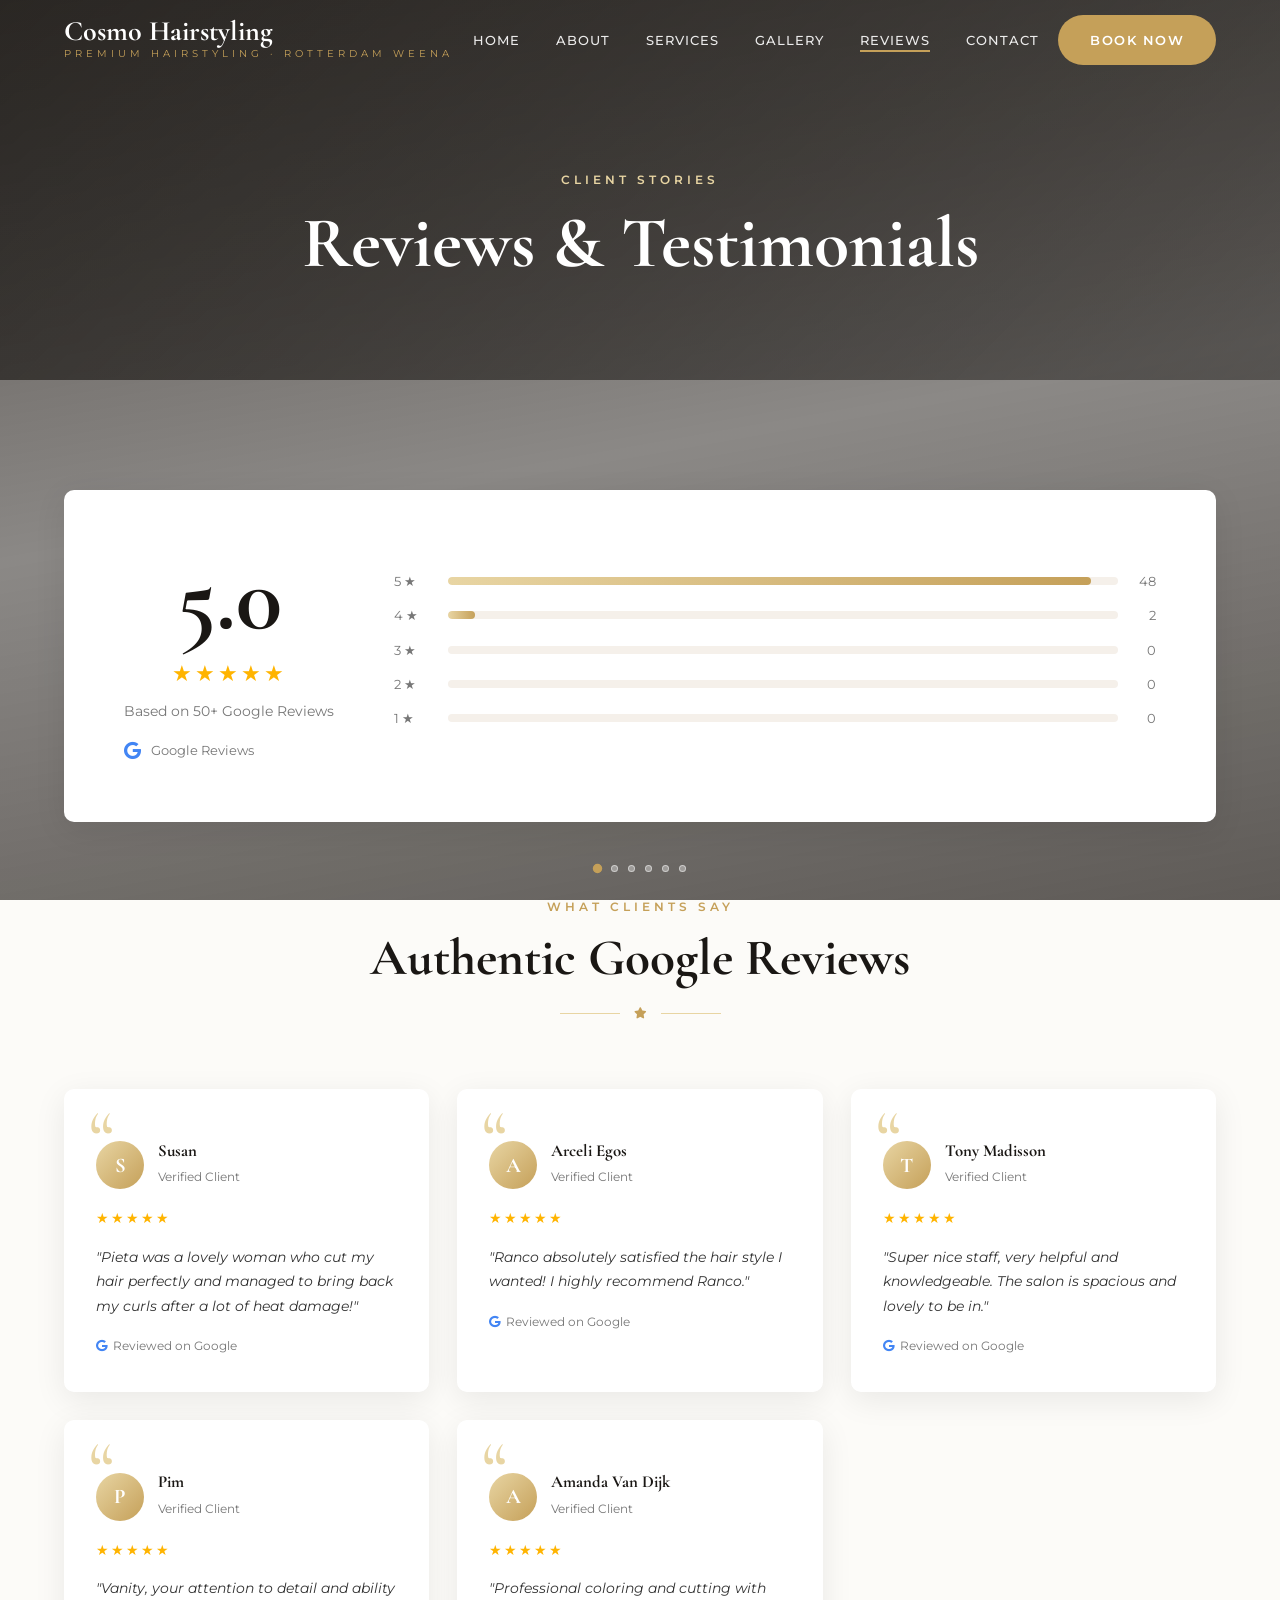
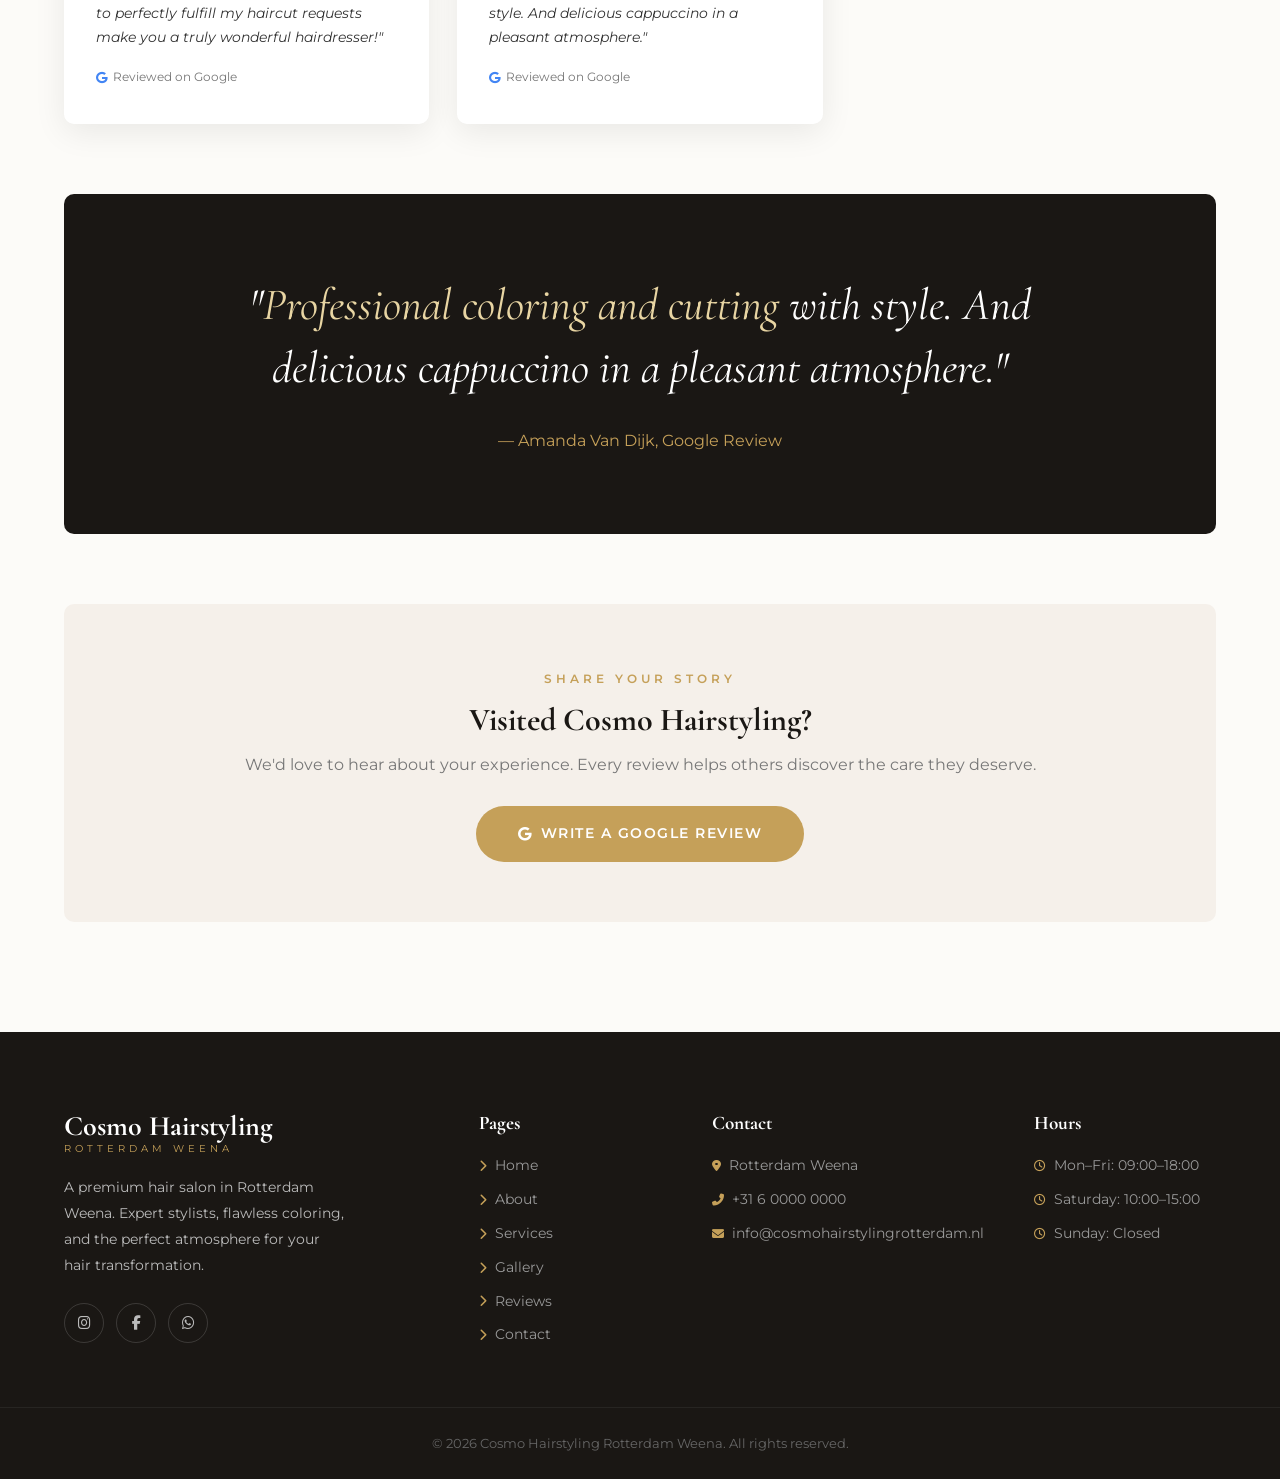
<file: reviews.html>
<!DOCTYPE html>
<html lang="en">
<head>
  <meta charset="UTF-8">
  <meta name="viewport" content="width=device-width, initial-scale=1.0">
  <title>Reviews | Cosmo Hairstyling Rotterdam</title>
  <meta name="description" content="Read authentic 5-star Google reviews from Cosmo Hairstyling clients in Rotterdam Weena. See why they keep coming back to our expert team.">
  <link rel="preconnect" href="https://fonts.googleapis.com">
  <link rel="preconnect" href="https://fonts.gstatic.com" crossorigin>
  <link href="https://fonts.googleapis.com/css2?family=Cormorant+Garamond:ital,wght@0,400;0,500;0,600;0,700;1,400&family=Montserrat:wght@300;400;500;600&display=swap" rel="stylesheet">
  <link rel="stylesheet" href="https://cdnjs.cloudflare.com/ajax/libs/font-awesome/6.5.0/css/all.min.css">
  <link rel="stylesheet" href="style.css">
  <style>
    /* ── Rating Summary ─── */
    .rating-summary {
      display: grid;
      grid-template-columns: auto 1fr;
      gap: 60px;
      align-items: center;
      background: var(--white);
      border-radius: var(--radius);
      padding: 60px;
      box-shadow: var(--shadow);
      margin-bottom: 70px;
    }

    .rating-score {
      text-align: center;
    }

    .rating-score .big-number {
      font-family: 'Cormorant Garamond', serif;
      font-size: 6rem;
      font-weight: 700;
      color: var(--dark);
      line-height: 1;
    }

    .rating-score .stars-row {
      color: #FFB400;
      font-size: 1.4rem;
      margin: 8px 0;
      letter-spacing: 3px;
    }

    .rating-score .total {
      color: var(--muted);
      font-size: 0.85rem;
    }

    .rating-bars { flex: 1; }

    .rating-bar-row {
      display: flex;
      align-items: center;
      gap: 14px;
      margin-bottom: 12px;
    }

    .bar-label {
      font-size: 0.82rem;
      color: var(--muted);
      min-width: 40px;
    }

    .bar-track {
      flex: 1;
      height: 8px;
      background: var(--beige);
      border-radius: 4px;
      overflow: hidden;
    }

    .bar-fill {
      height: 100%;
      background: linear-gradient(90deg, var(--gold-light), var(--gold));
      border-radius: 4px;
      transition: width 1.5s ease;
    }

    .bar-count {
      font-size: 0.82rem;
      color: var(--muted);
      min-width: 24px;
      text-align: right;
    }

    /* ── Google Badge ─── */
    .google-badge {
      display: flex;
      align-items: center;
      gap: 10px;
      margin-top: 16px;
      font-size: 0.82rem;
      color: var(--muted);
    }

    .google-badge i { color: #4285F4; font-size: 1.1rem; }

    /* ── Review Cards Grid ─── */
    .reviews-grid {
      display: grid;
      grid-template-columns: repeat(3, 1fr);
      gap: 28px;
    }

    .review-card {
      background: var(--white);
      border-radius: var(--radius);
      padding: 36px 32px;
      box-shadow: var(--shadow);
      transition: var(--transition);
      position: relative;
    }

    .review-card:hover { transform: translateY(-6px); box-shadow: var(--shadow-lg); }

    .review-card::before {
      content: '\201C';
      font-family: 'Cormorant Garamond', serif;
      font-size: 5rem;
      color: var(--gold-light);
      position: absolute;
      top: 10px;
      left: 24px;
      line-height: 1;
    }

    .rc-header {
      display: flex;
      align-items: center;
      gap: 14px;
      margin-bottom: 18px;
      padding-top: 16px;
    }

    .rc-avatar {
      width: 48px;
      height: 48px;
      border-radius: 50%;
      background: linear-gradient(135deg, var(--gold-light), var(--gold));
      display: flex;
      align-items: center;
      justify-content: center;
      font-family: 'Cormorant Garamond', serif;
      font-size: 1.3rem;
      font-weight: 700;
      color: var(--white);
      flex-shrink: 0;
    }

    .rc-meta h4 {
      font-size: 1.05rem;
      margin-bottom: 2px;
    }

    .rc-meta span { font-size: 0.78rem; color: var(--muted); }

    .rc-stars { color: #FFB400; font-size: 0.85rem; letter-spacing: 2px; margin-bottom: 14px; }

    .rc-text {
      font-style: italic;
      color: var(--text);
      font-size: 0.9rem;
      line-height: 1.7;
    }

    .rc-date {
      margin-top: 18px;
      font-size: 0.75rem;
      color: var(--muted);
      display: flex;
      align-items: center;
      gap: 6px;
    }

    .rc-date i { color: #4285F4; }

    /* ── Highlight Quote ─── */
    .highlight-quote {
      background: var(--dark);
      border-radius: var(--radius);
      padding: 80px 60px;
      text-align: center;
      margin: 70px 0;
    }

    .highlight-quote .big-quote {
      font-family: 'Cormorant Garamond', serif;
      font-size: clamp(1.8rem, 4vw, 2.8rem);
      color: var(--white);
      font-style: italic;
      max-width: 800px;
      margin: 0 auto 28px;
      line-height: 1.4;
    }

    .highlight-quote .big-quote em { color: var(--gold-light); }

    .highlight-quote cite {
      color: var(--gold);
      font-size: 1rem;
      font-style: normal;
    }

    /* ── Write Review CTA ─── */
    .write-review-cta {
      background: var(--beige);
      border-radius: var(--radius);
      padding: 60px;
      text-align: center;
    }

    .write-review-cta h3 { font-size: 2rem; margin-bottom: 12px; }
    .write-review-cta p { color: var(--muted); margin-bottom: 28px; }

    @media (max-width: 1000px) { .reviews-grid { grid-template-columns: 1fr 1fr; } }
    @media (max-width: 700px) {
      .rating-summary { grid-template-columns: 1fr; padding: 36px 24px; }
      .reviews-grid { grid-template-columns: 1fr; }
      .highlight-quote { padding: 50px 28px; }
    }
  </style>
</head>
<body>

<!-- NAV -->
<nav class="navbar solid" id="navbar">
  <div class="nav-inner">
    <a href="index.html" class="logo"><span class="logo-main">Cosmo Hairstyling</span><span class="logo-sub">Premium Hairstyling · Rotterdam Weena</span></a>
    <ul class="nav-links">
      <li><a href="index.html">Home</a></li>
      <li><a href="about.html">About</a></li>
      <li><a href="services.html">Services</a></li>
      <li><a href="gallery.html">Gallery</a></li>
      <li><a href="reviews.html" class="active">Reviews</a></li>
      <li><a href="contact.html">Contact</a></li>
    </ul>
    <a href="contact.html#book" class="btn btn-primary">Book Now</a>
    <div class="hamburger" id="hamburger"><span></span><span></span><span></span></div>
  </div>
</nav>
<div class="drawer-overlay"></div>
<aside class="mobile-drawer">
  <button class="drawer-close"><i class="fas fa-times"></i></button>
  <a href="index.html" class="logo"><span class="logo-main" style="color:var(--dark)">Cosmo Hairstyling</span><span class="logo-sub">Rotterdam Weena</span></a>
  <ul>
    <li><a href="index.html">Home</a></li>
    <li><a href="about.html">About</a></li>
    <li><a href="services.html">Services</a></li>
    <li><a href="gallery.html">Gallery</a></li>
    <li><a href="reviews.html">Reviews</a></li>
    <li><a href="contact.html">Contact</a></li>
  </ul>
  <a href="contact.html#book" class="btn btn-primary">Book Appointment</a>
</aside>

<!-- PAGE HERO -->
<div class="page-hero" style="background-image:url('https://images.unsplash.com/photo-1521590832167-7bfcfaa6362f?auto=format&fit=crop&q=80&w=1600')">
  <div class="page-hero-content">
    <span class="label">Client Stories</span>
    <h1>Reviews & Testimonials</h1>
  </div>
</div>

<!-- CONTENT -->
<section class="section">
  <div class="container">

    <!-- Rating Summary -->
    <div class="rating-summary reveal">
      <div class="rating-score">
        <div class="big-number">5.0</div>
        <div class="stars-row">★★★★★</div>
        <div class="total">Based on 50+ Google Reviews</div>
        <div class="google-badge"><i class="fab fa-google"></i> Google Reviews</div>
      </div>
      <div class="rating-bars">
        <div class="rating-bar-row">
          <span class="bar-label">5 ★</span>
          <div class="bar-track"><div class="bar-fill" style="width:96%"></div></div>
          <span class="bar-count">48</span>
        </div>
        <div class="rating-bar-row">
          <span class="bar-label">4 ★</span>
          <div class="bar-track"><div class="bar-fill" style="width:4%"></div></div>
          <span class="bar-count">2</span>
        </div>
        <div class="rating-bar-row">
          <span class="bar-label">3 ★</span>
          <div class="bar-track"><div class="bar-fill" style="width:0%"></div></div>
          <span class="bar-count">0</span>
        </div>
        <div class="rating-bar-row">
          <span class="bar-label">2 ★</span>
          <div class="bar-track"><div class="bar-fill" style="width:0%"></div></div>
          <span class="bar-count">0</span>
        </div>
        <div class="rating-bar-row">
          <span class="bar-label">1 ★</span>
          <div class="bar-track"><div class="bar-fill" style="width:0%"></div></div>
          <span class="bar-count">0</span>
        </div>
      </div>
    </div>

    <!-- Review Cards -->
    <div class="section-header reveal">
      <span class="label">What Clients Say</span>
      <h2 class="section-title">Authentic Google Reviews</h2>
      <div class="divider"><span></span><i class="fas fa-star"></i><span></span></div>
    </div>

    <div class="reviews-grid">
      <div class="review-card reveal">
        <div class="rc-header">
          <div class="rc-avatar">S</div>
          <div class="rc-meta"><h4>Susan</h4><span>Verified Client</span></div>
        </div>
        <div class="rc-stars">★★★★★</div>
        <p class="rc-text">"Pieta was a lovely woman who cut my hair perfectly and managed to bring back my curls after a lot of heat damage!"</p>
        <div class="rc-date"><i class="fab fa-google"></i> Reviewed on Google</div>
      </div>

      <div class="review-card reveal delay-1">
        <div class="rc-header">
          <div class="rc-avatar">A</div>
          <div class="rc-meta"><h4>Arceli Egos</h4><span>Verified Client</span></div>
        </div>
        <div class="rc-stars">★★★★★</div>
        <p class="rc-text">"Ranco absolutely satisfied the hair style I wanted! I highly recommend Ranco."</p>
        <div class="rc-date"><i class="fab fa-google"></i> Reviewed on Google</div>
      </div>

      <div class="review-card reveal delay-2">
        <div class="rc-header">
          <div class="rc-avatar">T</div>
          <div class="rc-meta"><h4>Tony Madisson</h4><span>Verified Client</span></div>
        </div>
        <div class="rc-stars">★★★★★</div>
        <p class="rc-text">"Super nice staff, very helpful and knowledgeable. The salon is spacious and lovely to be in."</p>
        <div class="rc-date"><i class="fab fa-google"></i> Reviewed on Google</div>
      </div>

      <div class="review-card reveal">
        <div class="rc-header">
          <div class="rc-avatar">P</div>
          <div class="rc-meta"><h4>Pim</h4><span>Verified Client</span></div>
        </div>
        <div class="rc-stars">★★★★★</div>
        <p class="rc-text">"Vanity, your attention to detail and ability to perfectly fulfill my haircut requests make you a truly wonderful hairdresser!"</p>
        <div class="rc-date"><i class="fab fa-google"></i> Reviewed on Google</div>
      </div>

      <div class="review-card reveal delay-1">
        <div class="rc-header">
          <div class="rc-avatar">A</div>
          <div class="rc-meta"><h4>Amanda Van Dijk</h4><span>Verified Client</span></div>
        </div>
        <div class="rc-stars">★★★★★</div>
        <p class="rc-text">"Professional coloring and cutting with style. And delicious cappuccino in a pleasant atmosphere."</p>
        <div class="rc-date"><i class="fab fa-google"></i> Reviewed on Google</div>
      </div>
    </div>

    <!-- Highlight Quote -->
    <div class="highlight-quote reveal">
      <p class="big-quote">"<em>Professional coloring and cutting</em> with style. And delicious cappuccino in a pleasant atmosphere."</p>
      <cite>— Amanda Van Dijk, Google Review</cite>
    </div>

    <!-- Write a Review -->
    <div class="write-review-cta reveal">
      <span class="label">Share Your Story</span>
      <h3>Visited Cosmo Hairstyling?</h3>
      <p>We'd love to hear about your experience. Every review helps others discover the care they deserve.</p>
      <a href="https://g.page/cosmohairstyling/review" target="_blank" class="btn btn-primary btn-lg"><i class="fab fa-google"></i> Write a Google Review</a>
    </div>

  </div>
</section>

<!-- FOOTER -->
<footer class="footer">
  <div class="container">
    <div class="footer-grid">
      <div class="footer-brand">
        <a href="index.html" class="logo"><span class="logo-main">Cosmo Hairstyling</span><span class="logo-sub">Rotterdam Weena</span></a>
        <p>A premium hair salon in Rotterdam Weena. Expert stylists, flawless coloring, and the perfect atmosphere for your hair transformation.</p>
        <div class="socials">
          <a href="https://instagram.com/cosmohairstyling" target="_blank"><i class="fab fa-instagram"></i></a>
          <a href="#"><i class="fab fa-facebook-f"></i></a>
          <a href="https://wa.me/31600000000" target="_blank"><i class="fab fa-whatsapp"></i></a>
        </div>
      </div>
      <div class="footer-col"><h4>Pages</h4><ul>
        <li><a href="index.html"><i class="fas fa-chevron-right"></i> Home</a></li>
        <li><a href="about.html"><i class="fas fa-chevron-right"></i> About</a></li>
        <li><a href="services.html"><i class="fas fa-chevron-right"></i> Services</a></li>
        <li><a href="gallery.html"><i class="fas fa-chevron-right"></i> Gallery</a></li>
        <li><a href="reviews.html"><i class="fas fa-chevron-right"></i> Reviews</a></li>
        <li><a href="contact.html"><i class="fas fa-chevron-right"></i> Contact</a></li>
      </ul></div>
      <div class="footer-col"><h4>Contact</h4><ul>
        <li><a href="#"><i class="fas fa-map-marker-alt"></i> Rotterdam Weena</a></li>
        <li><a href="tel:+31600000000"><i class="fas fa-phone-alt"></i> +31 6 0000 0000</a></li>
        <li><a href="mailto:info@cosmohairstylingrotterdam.nl"><i class="fas fa-envelope"></i> info@cosmohairstylingrotterdam.nl</a></li>
      </ul></div>
      <div class="footer-col"><h4>Hours</h4><ul>
        <li><a href="#"><i class="far fa-clock"></i> Mon–Fri: 09:00–18:00</a></li>
        <li><a href="#"><i class="far fa-clock"></i> Saturday: 10:00–15:00</a></li>
        <li><a href="#"><i class="far fa-clock"></i> Sunday: Closed</a></li>
      </ul></div>
    </div>
  </div>
  <div class="footer-bottom"><div class="container"><p>© 2026 Cosmo Hairstyling Rotterdam Weena. All rights reserved.</p></div></div>
</footer>

<script src="script.js"></script>
</body>
</html>
</file>
<file: style.css>
@import url('https://fonts.googleapis.com/css2?family=Cormorant+Garamond:ital,wght@0,400;0,500;0,600;0,700;1,400&family=Montserrat:wght@300;400;500;600&display=swap');

:root {
  --gold: #C5A059;
  --gold-dark: #A68545;
  --gold-light: #E8D5A3;
  --cream: #FCFBF8;
  --beige: #F5F0EA;
  --blush: #F4E1E1;
  --sage: #B8C5B9;
  --dark: #1A1714;
  --text: #333;
  --muted: #777;
  --white: #fff;
  --nav-h: 80px;
  --transition: all 0.35s ease;
  --radius: 10px;
  --shadow: 0 8px 32px rgba(0, 0, 0, 0.08);
  --shadow-lg: 0 20px 60px rgba(0, 0, 0, 0.12);
}

*,
*::before,
*::after {
  margin: 0;
  padding: 0;
  box-sizing: border-box;
}

html {
  scroll-behavior: smooth;
  font-size: 16px;
}

body {
  font-family: 'Montserrat', sans-serif;
  color: var(--text);
  background: var(--cream);
  line-height: 1.7;
  overflow-x: hidden;
}

img {
  max-width: 100%;
  height: auto;
  display: block;
}

a {
  text-decoration: none;
  color: inherit;
  transition: var(--transition);
}

ul {
  list-style: none;
}

h1,
h2,
h3,
h4,
h5,
h6 {
  font-family: 'Cormorant Garamond', serif;
  line-height: 1.15;
  color: var(--dark);
}

/* ── Layout ─────────────────────────────────── */
.container {
  width: 100%;
  max-width: 1200px;
  margin: 0 auto;
  padding: 0 24px;
}

.section {
  padding: 110px 0;
}

.bg-alt {
  background: var(--beige);
}

.bg-dark {
  background: var(--dark);
}

.text-center {
  text-align: center;
}

.mt-2 {
  margin-top: 20px;
}

.mt-4 {
  margin-top: 40px;
}

/* ── Section Headers ────────────────────────── */
.label {
  display: inline-block;
  font-size: 0.75rem;
  font-weight: 600;
  letter-spacing: 4px;
  text-transform: uppercase;
  color: var(--gold);
  margin-bottom: 12px;
}

.section-title {
  font-size: clamp(2.2rem, 4vw, 3.4rem);
  margin-bottom: 18px;
}

.section-lead {
  font-size: 1.05rem;
  color: var(--muted);
  max-width: 580px;
  margin: 0 auto;
}

.section-header {
  text-align: center;
  margin-bottom: 70px;
}

/* ── Divider ────────────────────────────────── */
.divider {
  display: flex;
  align-items: center;
  justify-content: center;
  gap: 14px;
  margin: 20px auto 0;
}

.divider span {
  display: block;
  height: 1px;
  width: 60px;
  background: var(--gold-light);
}

.divider i {
  color: var(--gold);
  font-size: 0.7rem;
}

/* ── Buttons ────────────────────────────────── */
.btn {
  display: inline-flex;
  align-items: center;
  gap: 8px;
  padding: 14px 32px;
  border-radius: 50px;
  font-size: 0.82rem;
  font-weight: 600;
  letter-spacing: 1.5px;
  text-transform: uppercase;
  cursor: pointer;
  border: none;
  transition: var(--transition);
}

.btn-primary {
  background: var(--gold);
  color: var(--white);
}

.btn-primary:hover {
  background: var(--gold-dark);
  transform: translateY(-3px);
  box-shadow: 0 12px 28px rgba(197, 160, 89, 0.35);
}

.btn-outline {
  background: transparent;
  color: var(--white);
  border: 1.5px solid rgba(255, 255, 255, 0.7);
}

.btn-outline:hover {
  background: var(--white);
  color: var(--dark);
  border-color: var(--white);
}

.btn-dark {
  background: var(--dark);
  color: var(--white);
}

.btn-dark:hover {
  background: #333;
  transform: translateY(-3px);
}

.btn-lg {
  padding: 16px 42px;
  font-size: 0.88rem;
}

/* ── Navbar ─────────────────────────────────── */
.navbar {
  position: fixed;
  top: 0;
  left: 0;
  width: 100%;
  height: var(--nav-h);
  display: flex;
  align-items: center;
  z-index: 999;
  transition: var(--transition);
}

.navbar.transparent {
  background: transparent;
}

.navbar.solid {
  background: rgba(252, 251, 248, 0.97);
  box-shadow: 0 2px 20px rgba(0, 0, 0, 0.06);
  backdrop-filter: blur(12px);
}

.nav-inner {
  display: flex;
  align-items: center;
  justify-content: space-between;
  width: 100%;
  max-width: 1200px;
  margin: 0 auto;
  padding: 0 24px;
}

/* Logo */
.logo {
  display: flex;
  flex-direction: column;
}

.logo-main {
  font-family: 'Cormorant Garamond', serif;
  font-size: 1.75rem;
  font-weight: 700;
  color: var(--white);
  line-height: 1;
  transition: var(--transition);
}

.navbar.solid .logo-main {
  color: var(--dark);
}

.logo-sub {
  font-size: 0.65rem;
  letter-spacing: 4px;
  text-transform: uppercase;
  color: var(--gold);
}

/* Nav links */
.nav-links {
  display: flex;
  gap: 36px;
}

.nav-links a {
  font-size: 0.8rem;
  font-weight: 500;
  letter-spacing: 1px;
  text-transform: uppercase;
  color: rgba(255, 255, 255, 0.9);
  position: relative;
  padding-bottom: 4px;
}

.navbar.solid .nav-links a {
  color: var(--text);
}

.nav-links a::after {
  content: '';
  position: absolute;
  bottom: 0;
  left: 0;
  width: 0;
  height: 2px;
  background: var(--gold);
  transition: var(--transition);
}

.nav-links a:hover::after,
.nav-links a.active::after {
  width: 100%;
}

.nav-links a:hover {
  color: var(--gold);
}

.navbar.solid .nav-links a:hover {
  color: var(--gold);
}

/* Hamburger */
.hamburger {
  display: none;
  flex-direction: column;
  gap: 5px;
  cursor: pointer;
  padding: 4px;
}

.hamburger span {
  display: block;
  width: 24px;
  height: 2px;
  background: var(--white);
  border-radius: 2px;
  transition: var(--transition);
}

.navbar.solid .hamburger span {
  background: var(--dark);
}

.hamburger.open span:nth-child(1) {
  transform: translateY(7px) rotate(45deg);
}

.hamburger.open span:nth-child(2) {
  opacity: 0;
}

.hamburger.open span:nth-child(3) {
  transform: translateY(-7px) rotate(-45deg);
}

/* Mobile drawer */
.mobile-drawer {
  position: fixed;
  top: 0;
  right: -100%;
  width: min(320px, 85vw);
  height: 100vh;
  background: var(--cream);
  z-index: 9999;
  padding: 80px 40px 40px;
  box-shadow: -10px 0 40px rgba(0, 0, 0, 0.12);
  transition: right 0.45s cubic-bezier(0.16, 1, 0.3, 1);
  display: flex;
  flex-direction: column;
  gap: 30px;
}

.mobile-drawer.open {
  right: 0;
}

.drawer-close {
  position: absolute;
  top: 28px;
  right: 28px;
  font-size: 1.3rem;
  cursor: pointer;
  color: var(--text);
}

.mobile-drawer ul {
  display: flex;
  flex-direction: column;
  gap: 6px;
}

.mobile-drawer ul a {
  display: block;
  font-family: 'Cormorant Garamond', serif;
  font-size: 1.6rem;
  font-weight: 600;
  color: var(--dark);
  padding: 8px 0;
  border-bottom: 1px solid var(--beige);
}

.mobile-drawer ul a:hover {
  color: var(--gold);
}

/* Overlay */
.drawer-overlay {
  position: fixed;
  inset: 0;
  background: rgba(0, 0, 0, 0.4);
  z-index: 9998;
  opacity: 0;
  pointer-events: none;
  transition: opacity 0.35s;
}

.drawer-overlay.open {
  opacity: 1;
  pointer-events: all;
}

/* ── Page Hero (inner pages) ─────────────────── */
.page-hero {
  height: 380px;
  display: flex;
  align-items: center;
  justify-content: center;
  text-align: center;
  position: relative;
  background-size: cover;
  background-position: center;
  background-attachment: fixed;
  padding-top: var(--nav-h);
}

.page-hero::before {
  content: '';
  position: absolute;
  inset: 0;
  background: linear-gradient(135deg, rgba(26, 23, 20, 0.72) 0%, rgba(26, 23, 20, 0.45) 100%);
}

.page-hero-content {
  position: relative;
  z-index: 1;
  color: var(--white);
}

.page-hero-content .label {
  color: var(--gold-light);
}

.page-hero-content h1 {
  font-size: clamp(2.8rem, 6vw, 4.5rem);
  color: var(--white);
  margin-bottom: 10px;
}

/* ── Reveal Animations ───────────────────────── */
.reveal {
  opacity: 0;
  transform: translateY(30px);
  transition: opacity 0.7s ease, transform 0.7s ease;
}

.reveal.visible {
  opacity: 1;
  transform: translateY(0);
}

.reveal.delay-1 {
  transition-delay: 0.15s;
}

.reveal.delay-2 {
  transition-delay: 0.3s;
}

.reveal.delay-3 {
  transition-delay: 0.45s;
}

/* ── Footer ─────────────────────────────────── */
.footer {
  background: var(--dark);
  color: #bbb;
  padding: 80px 0 0;
}

.footer-grid {
  display: grid;
  grid-template-columns: 2fr 1fr 1fr 1fr;
  gap: 50px;
  margin-bottom: 60px;
}

.footer-brand .logo-main {
  color: var(--white);
}

.footer-brand p {
  margin: 18px 0 24px;
  font-size: 0.9rem;
  line-height: 1.8;
  max-width: 280px;
}

.socials {
  display: flex;
  gap: 12px;
}

.socials a {
  width: 40px;
  height: 40px;
  border-radius: 50%;
  border: 1px solid rgba(255, 255, 255, 0.15);
  display: flex;
  align-items: center;
  justify-content: center;
  color: #bbb;
  font-size: 0.9rem;
}

.socials a:hover {
  background: var(--gold);
  border-color: var(--gold);
  color: var(--white);
  transform: translateY(-3px);
}

.footer-col h4 {
  font-family: 'Cormorant Garamond', serif;
  font-size: 1.2rem;
  color: var(--white);
  margin-bottom: 20px;
}

.footer-col ul {
  display: flex;
  flex-direction: column;
  gap: 10px;
}

.footer-col ul a {
  font-size: 0.88rem;
  color: #999;
  display: flex;
  align-items: center;
  gap: 8px;
}

.footer-col ul a:hover {
  color: var(--gold);
}

.footer-col ul a i {
  font-size: 0.75rem;
  color: var(--gold);
}

.footer-bottom {
  border-top: 1px solid rgba(255, 255, 255, 0.06);
  padding: 24px 0;
  text-align: center;
  font-size: 0.82rem;
  color: #666;
}

/* ── Responsive ─────────────────────────────── */
@media (max-width:1024px) {
  .footer-grid {
    grid-template-columns: 1fr 1fr;
  }
}

@media (max-width:768px) {

  .nav-links,
  .navbar .btn {
    display: none;
  }

  .hamburger {
    display: flex;
  }

  .section {
    padding: 80px 0;
  }

  .footer-grid {
    grid-template-columns: 1fr 1fr;
    gap: 30px;
  }
}

@media (max-width:480px) {
  .footer-grid {
    grid-template-columns: 1fr;
  }
}

/* ============================================================
   AMBIENT CANVAS BACKGROUND
   ============================================================ */
#bg-canvas {
  position: fixed;
  top: 0;
  left: 0;
  width: 100%;
  height: 100%;
  z-index: -2;
  pointer-events: none;
  display: block;
}

/* ============================================================
   FLASHLIGHT / MOUSE GLOW OVERLAY
   ============================================================ */
#flashlight {
  position: fixed;
  inset: 0;
  z-index: 9997;
  pointer-events: none;
  mix-blend-mode: screen;
  background: radial-gradient(circle 300px at 50% 50%,
      rgba(197, 160, 89, 0.14) 0%,
      rgba(197, 160, 89, 0.05) 45%,
      transparent 70%);
  will-change: background;
}

#vignette-dyn {
  position: fixed;
  inset: 0;
  z-index: -1;
  pointer-events: none;
  background: radial-gradient(circle 380px at 50% 50%,
      transparent 0%,
      rgba(0, 0, 0, 0.4) 100%);
  will-change: background;
}

/* ============================================================
   HERO WITHOUT EXTERNAL PHOTO
   ============================================================ */
.hero-section {
  background: transparent !important;
}

.hero-bg-gradient {
  position: absolute;
  inset: 0;
  background: linear-gradient(125deg,
      rgba(26, 23, 20, 0.82) 0%,
      rgba(18, 14, 11, 0.5) 50%,
      rgba(26, 23, 20, 0.72) 100%);
}

/* ============================================================
   INLINE SVG ILLUSTRATION WRAPPER
   ============================================================ */
.svg-frame {
  width: 100%;
  border-radius: var(--radius);
  overflow: hidden;
  box-shadow: var(--shadow-lg);
  display: block;
}
</file>
<file: preloader.css>
/* ============================================================
   COSMO HAIRSTYLING — Grand Opening Preloader  (debugged)
   ============================================================ */

/* Lock body scroll while preloader is active */
body.preloading {
  overflow: hidden;
}

/* ── Wrapper ───────────────────────────────────────────────── */
#preloader {
  position: fixed;
  inset: 0;
  z-index: 999999;
  pointer-events: all;
  overflow: hidden;
  /* FIX: prevent any overflow bleed */
  font-family: 'Cormorant Garamond', 'Georgia', serif;
}

/* ── Two halves ────────────────────────────────────────────── */
.pre-half {
  position: absolute;
  left: 0;
  width: 100%;
  height: 50%;
  background: #1A1714;
  will-change: transform, opacity;
  transition:
    transform 0.9s cubic-bezier(0.76, 0, 0.24, 1),
    opacity 0.9s ease;
  overflow: hidden;
  /* FIX: clip brand text during split */
}

.pre-top {
  top: 0;
}

.pre-bottom {
  bottom: 0;
}

/* Brand text inside each half – near the seam */
.pre-top .pre-brand {
  position: absolute;
  bottom: 22px;
  left: 50%;
  transform: translateX(-50%);
  text-align: center;
  white-space: nowrap;
  pointer-events: none;
}

.pre-bottom .pre-brand {
  position: absolute;
  top: 22px;
  left: 50%;
  transform: translateX(-50%);
  text-align: center;
  white-space: nowrap;
  pointer-events: none;
}

.pre-brand-main {
  display: block;
  font-size: clamp(1.4rem, 4vw, 3.2rem);
  /* FIX: clamp tightened for mobile */
  font-weight: 700;
  color: #fff;
  letter-spacing: 2px;
  line-height: 1;
}

.pre-brand-sub {
  display: block;
  font-size: clamp(0.5rem, 1.8vw, 0.72rem);
  letter-spacing: 5px;
  text-transform: uppercase;
  color: #C5A059;
  margin-top: 5px;
}

/* ── Slide-apart state ─────────────────────────────────────── */
#preloader.split .pre-top {
  transform: translateY(-101%);
  opacity: 0;
}

/* FIX: 101% avoids 1px gap */
#preloader.split .pre-bottom {
  transform: translateY(101%);
  opacity: 0;
}

/* ── Cut line ──────────────────────────────────────────────── */
.pre-cut-line {
  position: absolute;
  top: 50%;
  left: 0;
  width: 0;
  /* animated by JS */
  height: 2px;
  transform: translateY(-50%);
  background: linear-gradient(90deg,
      transparent 0%,
      rgba(197, 160, 89, 0.5) 20%,
      #C5A059 50%,
      rgba(197, 160, 89, 0.5) 80%,
      transparent 100%);
  box-shadow: 0 0 10px 2px rgba(197, 160, 89, 0.4);
  pointer-events: none;
  z-index: 1;
}

/* Glowing dot at the leading edge */
.pre-cut-line::after {
  content: '';
  position: absolute;
  right: -1px;
  top: 50%;
  transform: translate(50%, -50%);
  width: 10px;
  height: 10px;
  border-radius: 50%;
  background: #C5A059;
  box-shadow: 0 0 14px 5px rgba(197, 160, 89, 0.75);
}

/* ── Scissors ──────────────────────────────────────────────── */
.pre-scissors {
  position: absolute;
  top: 50%;
  left: 0;
  /* JS moves via translateX */
  transform: translateY(-50%);
  z-index: 4;
  /* FIX: above halves AND cut line */
  display: flex;
  align-items: center;
  justify-content: center;
  pointer-events: none;
  opacity: 0;
  /* FIX: JS sets opacity:1 on entry */
  will-change: transform, opacity;
  /* FIX: GPU hint */
}

.pre-scissors svg {
  display: block;
  width: clamp(48px, 7vw, 88px);
  height: clamp(48px, 7vw, 88px);
  filter: drop-shadow(0 0 12px rgba(197, 160, 89, 0.65));
  transform-box: fill-box;
  /* FIX: rotation around SVG centre */
  transform-origin: 42% 50%;
  animation: scissorSnip 0.24s ease-in-out infinite;
}

@keyframes scissorSnip {
  0% {
    transform: rotate(0deg);
  }

  50% {
    transform: rotate(9deg);
  }

  100% {
    transform: rotate(0deg);
  }
}

/* ── Intro text ────────────────────────────────────────────── */
.pre-intro-text {
  position: absolute;
  top: 50%;
  left: 50%;
  width: 90vw;
  /* FIX: constrain width on mobile */
  max-width: 640px;
  transform: translate(-50%, -50%);
  text-align: center;
  pointer-events: none;
  z-index: 5;
  transition: opacity 0.45s ease;
}

.pre-intro-text.hidden {
  opacity: 0;
  pointer-events: none;
}

.pre-welcome {
  display: block;
  font-size: clamp(0.6rem, 2.5vw, 0.8rem);
  letter-spacing: 6px;
  text-transform: uppercase;
  color: #C5A059;
  margin-bottom: 12px;
  animation: plFadeUp 0.7s ease both;
}

.pre-title {
  display: block;
  font-size: clamp(2.2rem, 9vw, 5.5rem);
  /* FIX: safe clamp for small phones */
  font-weight: 700;
  color: #fff;
  line-height: 1.05;
  animation: plFadeUp 0.8s 0.15s ease both;
}

.pre-title em {
  font-style: italic;
  color: #C5A059;
}

.pre-tagline {
  display: block;
  margin-top: 12px;
  font-size: clamp(0.7rem, 2vw, 0.9rem);
  color: rgba(255, 255, 255, 0.55);
  letter-spacing: 2px;
  animation: plFadeUp 0.8s 0.3s ease both;
}

/* Gold divider lines */
.pre-deco {
  display: flex;
  align-items: center;
  gap: 16px;
  justify-content: center;
  margin-top: 18px;
  animation: plFadeUp 0.8s 0.45s ease both;
}

.pre-deco-line {
  display: block;
  height: 1px;
  width: 44px;
  background: rgba(197, 160, 89, 0.5);
}

.pre-deco-dot {
  /* FIX: pure CSS dot — no FA dependency */
  width: 6px;
  height: 6px;
  border-radius: 50%;
  background: #C5A059;
}

/* ── Keyframes ─────────────────────────────────────────────── */
@keyframes plFadeUp {
  from {
    opacity: 0;
    transform: translateY(18px);
  }

  to {
    opacity: 1;
    transform: translateY(0);
  }
}

/* ── Mobile tweaks ─────────────────────────────────────────── */
@media (max-width: 480px) {
  .pre-top .pre-brand {
    bottom: 14px;
  }

  .pre-bottom .pre-brand {
    top: 14px;
  }

  .pre-deco-line {
    width: 28px;
  }
}
</file>
